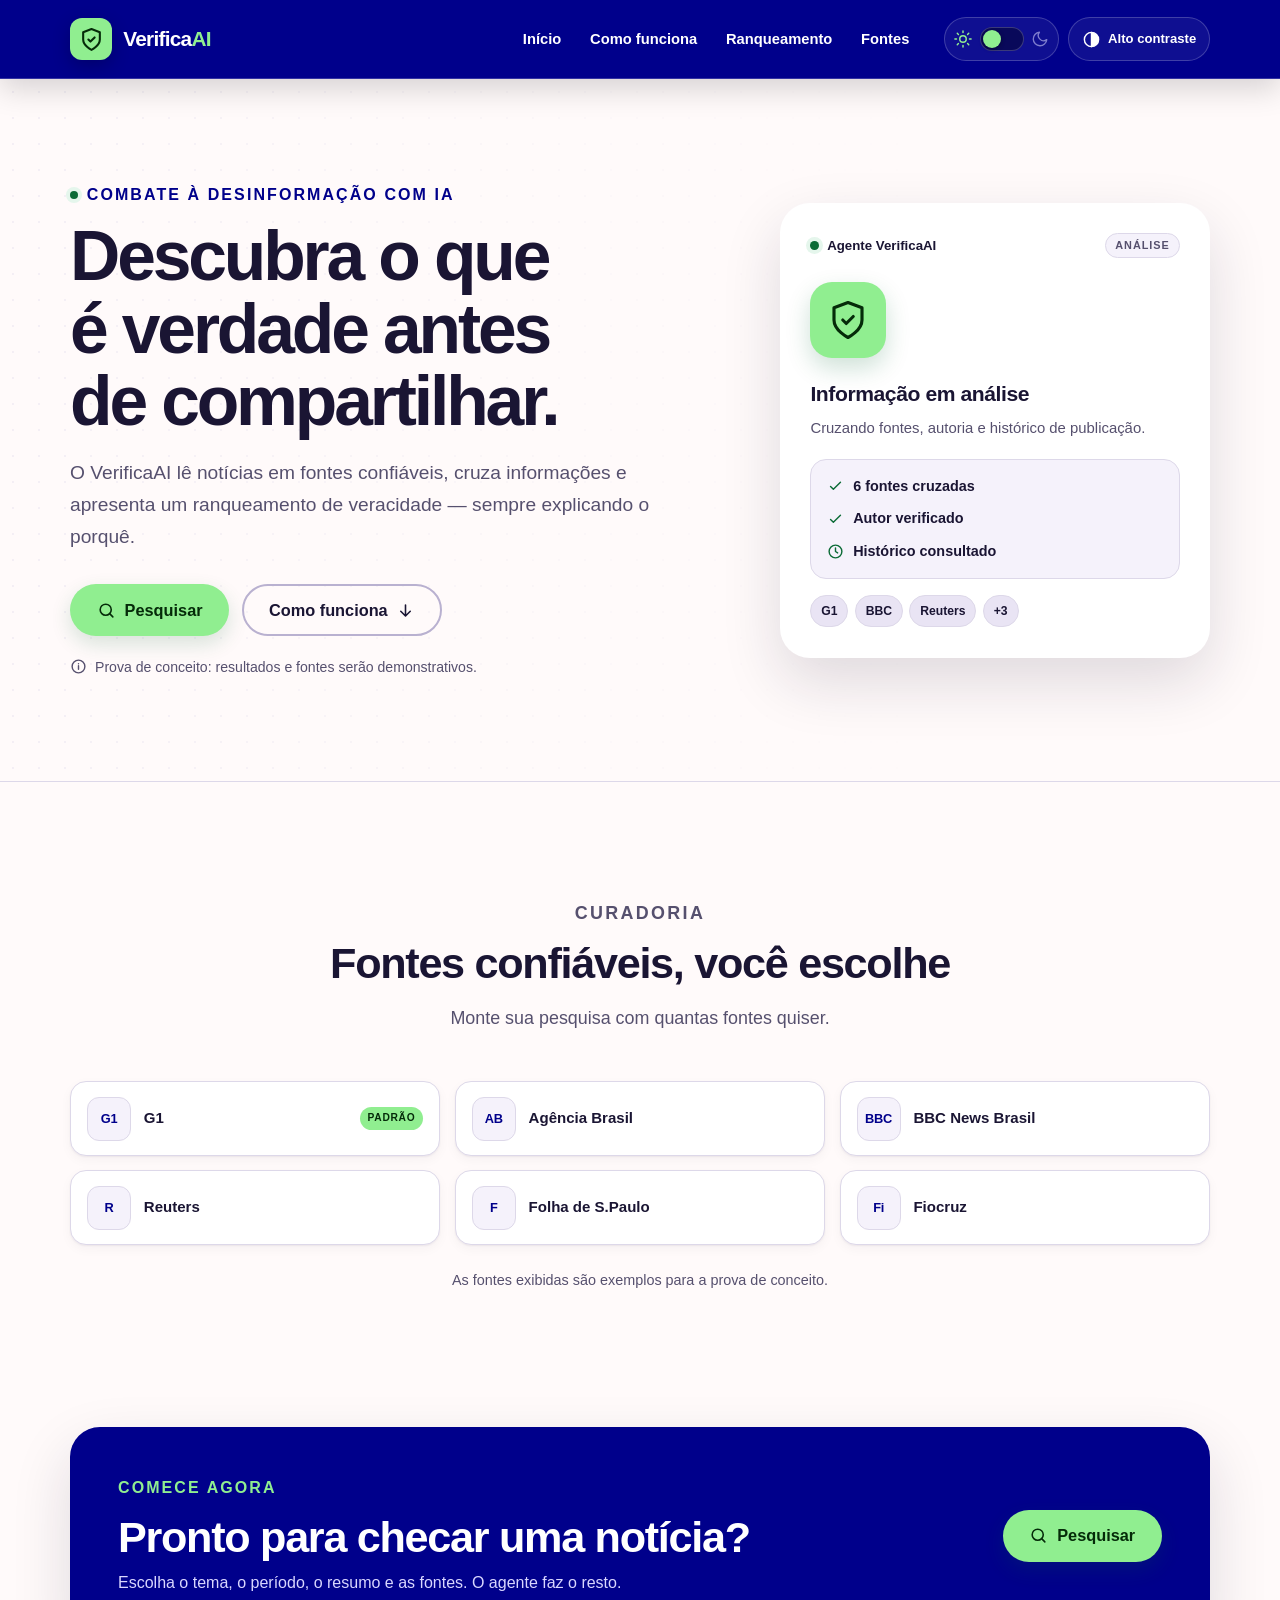
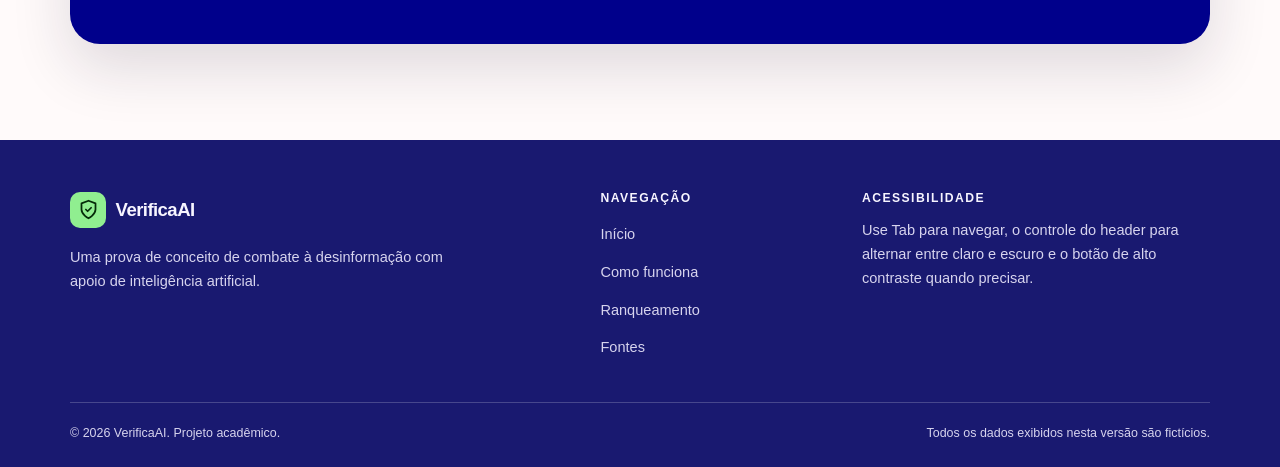
<file: frontend/index.html>
<!doctype html>
<html lang="pt-BR">
<head>
  <meta charset="utf-8">
  <meta name="viewport" content="width=device-width, initial-scale=1">
  <meta name="description" content="VerificaAI: aplicação que cruza fontes confiáveis e ranqueia a veracidade de notícias com o apoio de um agente de IA.">
  <meta name="theme-color" id="theme-color" content="#00008b">
  <title>VerificaAI — Combate à desinformação com IA</title>
  <link rel="icon" type="image/png" href="src/imagens/VerificaAI_logo.png">
  <!-- Aplica o tema salvo antes da pintura da página para evitar piscar na cor errada. -->
  <script>
    (function () {
      try {
        var theme = localStorage.getItem("verificaai-theme");
        var contrast = localStorage.getItem("verificaai-contrast");
        var prefersDark = window.matchMedia("(prefers-color-scheme: dark)").matches;
        document.documentElement.dataset.theme = theme === "light" || theme === "dark" ? theme : (prefersDark ? "dark" : "light");
        if (contrast === "high") {
          document.documentElement.dataset.contrast = "high";
        }
      } catch (error) {
        document.documentElement.dataset.theme = window.matchMedia("(prefers-color-scheme: dark)").matches ? "dark" : "light";
      }
    })();
  </script>
  <link rel="stylesheet" href="src/css/global.css">
  <link rel="stylesheet" href="src/css/header.css">
  <link rel="stylesheet" href="src/css/button.css">
  <link rel="stylesheet" href="src/css/layout.css">
  <link rel="stylesheet" href="src/css/search.css?v=score-spectrum">
  <link rel="stylesheet" href="src/css/footer.css">
  <script src="src/js/theme_change.js" defer></script>
  <script src="src/js/search_modal.js" defer></script>
  <script src="src/js/search_results.js?v=score-spectrum" defer></script>
</head>
<body>
  <a class="skip-link" href="#conteudo">Pular para o conteúdo</a>

  <!-- Cabeçalho compartilhado: marca, navegação e controles de acessibilidade visual. -->
  <header class="site-header">
    <div class="container header__inner">
      <a class="brand" href="#inicio" aria-label="VerificaAI — voltar ao início">
        <span class="brand__mark" aria-hidden="true">
          <svg viewBox="0 0 24 24" fill="none" stroke="currentColor" stroke-width="2" stroke-linecap="round" stroke-linejoin="round">
            <path d="M12 22s8-4 8-10V5l-8-3-8 3v7c0 6 8 10 8 10Z"/>
            <path d="m9 12 2 2 4-4"/>
          </svg>
        </span>
        <span class="brand__name">Verifica<span>AI</span></span>
      </a>

      <nav class="main-nav" aria-label="Navegação principal">
        <ul class="nav-list">
          <li><a href="#inicio">Início</a></li>
          <li><a href="pages/como_funciona.html">Como funciona</a></li>
          <li><a href="pages/como_funciona.html#ranqueamento">Ranqueamento</a></li>
          <li><a href="#fontes">Fontes</a></li>
        </ul>
      </nav>

      <div class="header__actions">
        <!-- Slider de tema: role="switch" expõe o estado claro/escuro para leitores de tela. -->
        <button class="theme-switch" id="theme-switch" type="button" role="switch" aria-checked="false" aria-label="Ativar tema escuro">
          <svg class="theme-switch__icon theme-switch__icon--sun" viewBox="0 0 24 24" fill="none" stroke="currentColor" stroke-width="1.8" stroke-linecap="round" stroke-linejoin="round" aria-hidden="true">
            <circle cx="12" cy="12" r="4"/>
            <path d="M12 2v2m0 16v2M4.93 4.93l1.41 1.41m11.32 11.32 1.41 1.41M2 12h2m16 0h2M4.93 19.07l1.41-1.41M17.66 6.34l1.41-1.41"/>
          </svg>
          <span class="theme-switch__track" aria-hidden="true">
            <span class="theme-switch__thumb"></span>
          </span>
          <svg class="theme-switch__icon theme-switch__icon--moon" viewBox="0 0 24 24" fill="none" stroke="currentColor" stroke-width="1.8" stroke-linecap="round" stroke-linejoin="round" aria-hidden="true">
            <path d="M21 12.8A9 9 0 1 1 11.2 3 7 7 0 0 0 21 12.8Z"/>
          </svg>
        </button>

        <!-- Alternador independente de alto contraste; aria-pressed reflete o estado ativo. -->
        <button class="contrast-toggle" id="contrast-toggle" type="button" aria-pressed="false" aria-label="Ativar alto contraste">
          <svg viewBox="0 0 24 24" fill="none" stroke="currentColor" stroke-width="1.8" stroke-linecap="round" stroke-linejoin="round" aria-hidden="true">
            <circle cx="12" cy="12" r="9"/>
            <path d="M12 3v18"/>
            <path d="M12 3a9 9 0 0 1 0 18" fill="currentColor" stroke="none"/>
          </svg>
          <span class="contrast-toggle__label">Alto contraste</span>
        </button>
      </div>
    </div>
  </header>

  <!-- Conteúdo principal da página inicial. O tabindex permite que o skip link foque o main. -->
  <main id="conteudo" tabindex="-1">
    <!-- Hero: proposta da aplicação, ação "Pesquisar" e cartão ilustrativo do agente. -->
    <section class="hero" id="inicio" aria-labelledby="hero-title">
      <div class="container hero__inner">
        <div class="hero__content">
          <p class="eyebrow"><span class="eyebrow__dot" aria-hidden="true"></span>Combate à desinformação com IA</p>
          <h1 id="hero-title">Descubra o que é verdade antes de compartilhar.</h1>
          <p class="hero__lead">O VerificaAI lê notícias em fontes confiáveis, cruza informações e apresenta um ranqueamento de veracidade — sempre explicando o porquê.</p>
          <div class="hero__actions">
            <button class="btn btn--primary btn--lg" type="button" id="btn-pesquisar" data-open-search aria-haspopup="dialog" aria-controls="search-dialog">
              <svg viewBox="0 0 24 24" fill="none" stroke="currentColor" stroke-width="2" stroke-linecap="round" stroke-linejoin="round" aria-hidden="true">
                <circle cx="11" cy="11" r="7"/>
                <path d="m20 20-4-4"/>
              </svg>
              Pesquisar
            </button>
            <a class="btn btn--ghost btn--lg" href="pages/como_funciona.html">
              Como funciona
              <svg viewBox="0 0 24 24" fill="none" stroke="currentColor" stroke-width="2" stroke-linecap="round" stroke-linejoin="round" aria-hidden="true">
                <path d="M12 5v14m0 0-6-6m6 6 6-6"/>
              </svg>
            </a>
          </div>
          <p class="hero__note">
            <svg viewBox="0 0 24 24" fill="none" stroke="currentColor" stroke-width="2" stroke-linecap="round" stroke-linejoin="round" aria-hidden="true">
              <circle cx="12" cy="12" r="9"/>
              <path d="M12 11v5m0-8h.01"/>
            </svg>
            Prova de conceito: resultados e fontes serão demonstrativos.
          </p>
        </div>

        <aside class="hero__panel" aria-label="Ilustração do funcionamento do agente de verificação">
          <div class="agent-card">
            <div class="agent-card__header">
              <span class="agent-card__status">
                <span class="status-dot" aria-hidden="true"></span>
                Agente VerificaAI
              </span>
              <span class="agent-card__tag">Análise</span>
            </div>

            <div class="agent-card__shield" aria-hidden="true">
              <svg viewBox="0 0 24 24" fill="none" stroke="currentColor" stroke-width="1.8" stroke-linecap="round" stroke-linejoin="round">
                <path d="M12 22s8-4 8-10V5l-8-3-8 3v7c0 6 8 10 8 10Z"/>
                <path d="m9 12 2 2 4-4"/>
              </svg>
            </div>

            <p class="agent-card__title">Informação em análise</p>
            <p class="agent-card__text">Cruzando fontes, autoria e histórico de publicação.</p>

            <ul class="agent-card__checks">
              <li>
                <svg viewBox="0 0 24 24" fill="none" stroke="currentColor" stroke-width="2" stroke-linecap="round" stroke-linejoin="round" aria-hidden="true"><path d="m5 12 4 4L19 6"/></svg>
                6 fontes cruzadas
              </li>
              <li>
                <svg viewBox="0 0 24 24" fill="none" stroke="currentColor" stroke-width="2" stroke-linecap="round" stroke-linejoin="round" aria-hidden="true"><path d="m5 12 4 4L19 6"/></svg>
                Autor verificado
              </li>
              <li>
                <svg viewBox="0 0 24 24" fill="none" stroke="currentColor" stroke-width="2" stroke-linecap="round" stroke-linejoin="round" aria-hidden="true"><circle cx="12" cy="12" r="9"/><path d="M12 7v5l3 2"/></svg>
                Histórico consultado
              </li>
            </ul>

            <div class="agent-card__sources" aria-label="Exemplos de fontes consultadas">
              <span>G1</span>
              <span>BBC</span>
              <span>Reuters</span>
              <span>+3</span>
            </div>
          </div>
        </aside>
      </div>
    </section>

    <!-- Painel exibido após a configuração; permanece oculto até a primeira pesquisa. -->
    <section class="search-summary" id="resumo-pesquisa" aria-labelledby="search-summary-title" hidden>
      <div class="container">
        <div class="search-summary__panel">
          <div class="search-summary__intro">
            <p class="eyebrow"><span class="eyebrow__dot" aria-hidden="true"></span>Pesquisa configurada</p>
            <h2 id="search-summary-title" tabindex="-1">Sua pesquisa está pronta</h2>
            <p>Os filtros ajustam os exemplos exibidos. Notícias, fontes e pontuações são demonstrativas e fictícias.</p>
          </div>
          <ul class="search-summary__chips" id="search-summary-chips" aria-label="Filtros escolhidos"></ul>
          <button class="btn btn--ghost" type="button" data-open-search aria-haspopup="dialog" aria-controls="search-dialog">
            <svg viewBox="0 0 24 24" fill="none" stroke="currentColor" stroke-width="2" stroke-linecap="round" stroke-linejoin="round" aria-hidden="true">
              <path d="M12 20h9"/>
              <path d="M16.5 3.5a2.1 2.1 0 0 1 3 3L7 19l-4 1 1-4Z"/>
            </svg>
            Editar filtros
          </button>
        </div>
      </div>
    </section>

    <section class="news-results" id="news-results" aria-labelledby="news-results-title" hidden>
      <div class="container">
        <div class="news-results__header">
          <div>
            <p class="eyebrow"><span class="eyebrow__dot" aria-hidden="true"></span>Resultados demonstrativos</p>
            <h2 id="news-results-title" tabindex="-1">Notícias para sua pesquisa</h2>
            <p class="news-results__disclaimer">Conteúdo, fontes e pontuações são inteiramente fictícios. A pontuação não representa uma verificação real.</p>
          </div>
          <p class="news-results__status" id="news-results-status" role="status" aria-live="polite" aria-atomic="true"></p>
        </div>
        <ol class="news-results__list" id="news-results-list" aria-label="Notícias demonstrativas ordenadas por pontuação fictícia"></ol>
      </div>
    </section>

    <!-- Lista das fontes disponíveis como atribuições demonstrativas na pesquisa. -->
    <section class="section" id="fontes" aria-labelledby="fontes-title">
      <div class="container">
        <div class="section__header section__header--center">
          <p class="eyebrow">Curadoria</p>
          <h2 id="fontes-title">Fontes confiáveis, você escolhe</h2>
          <p>Monte sua pesquisa com quantas fontes quiser.</p>
        </div>

        <ul class="sources-grid" aria-label="Fontes disponíveis">
          <li class="source-card">
            <span class="source-card__mark" aria-hidden="true">G1</span>
            <span class="source-card__name">G1</span>
            <span class="source-card__tag">Padrão</span>
          </li>
          <li class="source-card">
            <span class="source-card__mark" aria-hidden="true">AB</span>
            <span class="source-card__name">Agência Brasil</span>
          </li>
          <li class="source-card">
            <span class="source-card__mark" aria-hidden="true">BBC</span>
            <span class="source-card__name">BBC News Brasil</span>
          </li>
          <li class="source-card">
            <span class="source-card__mark" aria-hidden="true">R</span>
            <span class="source-card__name">Reuters</span>
          </li>
          <li class="source-card">
            <span class="source-card__mark" aria-hidden="true">F</span>
            <span class="source-card__name">Folha de S.Paulo</span>
          </li>
          <li class="source-card">
            <span class="source-card__mark" aria-hidden="true">Fi</span>
            <span class="source-card__name">Fiocruz</span>
          </li>
        </ul>

        <p class="sources-note">As fontes exibidas são exemplos para a prova de conceito.</p>
      </div>
    </section>

    <!-- Chamada final que repete a ação principal da página. -->
    <section class="section section--cta" aria-labelledby="cta-title">
      <div class="container">
        <div class="cta-panel">
          <div class="cta-panel__content">
            <p class="eyebrow">Comece agora</p>
            <h2 id="cta-title">Pronto para checar uma notícia?</h2>
            <p>Escolha o tema, o período, o resumo e as fontes. O agente faz o resto.</p>
          </div>
          <button class="btn btn--primary btn--lg" type="button" data-open-search aria-haspopup="dialog" aria-controls="search-dialog">
            <svg viewBox="0 0 24 24" fill="none" stroke="currentColor" stroke-width="2" stroke-linecap="round" stroke-linejoin="round" aria-hidden="true">
              <circle cx="11" cy="11" r="7"/>
              <path d="m20 20-4-4"/>
            </svg>
            Pesquisar
          </button>
        </div>
      </div>
    </section>
  </main>

  <!-- Rodapé compartilhado com navegação secundária e aviso da prova de conceito. -->
  <footer class="site-footer">
    <div class="container">
      <div class="footer__grid">
        <div class="footer__brand-col">
          <a class="footer__brand" href="#inicio" aria-label="VerificaAI — voltar ao início">
            <span class="footer__brand-mark" aria-hidden="true">
              <svg viewBox="0 0 24 24" fill="none" stroke="currentColor" stroke-width="2" stroke-linecap="round" stroke-linejoin="round">
                <path d="M12 22s8-4 8-10V5l-8-3-8 3v7c0 6 8 10 8 10Z"/>
                <path d="m9 12 2 2 4-4"/>
              </svg>
            </span>
            VerificaAI
          </a>
          <p>Uma prova de conceito de combate à desinformação com apoio de inteligência artificial.</p>
        </div>

        <nav class="footer__nav" aria-label="Links do rodapé">
          <h2 class="footer__title">Navegação</h2>
          <ul>
            <li><a href="#inicio">Início</a></li>
            <li><a href="pages/como_funciona.html">Como funciona</a></li>
            <li><a href="pages/como_funciona.html#ranqueamento">Ranqueamento</a></li>
            <li><a href="#fontes">Fontes</a></li>
          </ul>
        </nav>

        <div>
          <h2 class="footer__title">Acessibilidade</h2>
          <p>Use Tab para navegar, o controle do header para alternar entre claro e escuro e o botão de alto contraste quando precisar.</p>
        </div>
      </div>

      <div class="footer__bottom">
        <p>© 2026 VerificaAI. Projeto acadêmico.</p>
        <p>Todos os dados exibidos nesta versão são fictícios.</p>
      </div>
    </div>
  </footer>

  <!-- Modal de configuração: quatro etapas sequenciais em um único <dialog> nativo. -->
  <dialog class="search-dialog" id="search-dialog" aria-labelledby="search-dialog-title" aria-describedby="search-dialog-description">
    <form class="search-dialog__form" id="search-form" novalidate>
      <header class="search-dialog__header">
        <div>
          <p class="search-dialog__eyebrow">Configurar pesquisa</p>
          <h2 class="search-dialog__title" id="search-dialog-title">Vamos configurar sua pesquisa</h2>
          <p class="search-dialog__description" id="search-dialog-description">Responda quatro perguntas rápidas. Você pode voltar e ajustar antes de pesquisar.</p>
        </div>
        <button class="search-dialog__close" type="button" data-close-search aria-label="Fechar configuração de pesquisa">
          <svg viewBox="0 0 24 24" fill="none" stroke="currentColor" stroke-width="2" stroke-linecap="round" stroke-linejoin="round" aria-hidden="true">
            <path d="M18 6 6 18M6 6l12 12"/>
          </svg>
        </button>
      </header>

      <div class="wizard-progress">
        <div class="wizard-progress__track" aria-hidden="true">
          <span class="wizard-progress__fill" id="wizard-progress-fill"></span>
        </div>
        <p class="wizard-progress__label" id="wizard-progress-label">Etapa 1 de 4</p>
      </div>

      <div class="search-dialog__body">
        <!-- Etapa 1: tema/assunto principal da pesquisa. -->
        <section class="wizard-step" data-wizard-step aria-labelledby="step-topic-title">
          <h3 class="wizard-step__title" id="step-topic-title" tabindex="-1">Qual tema você deseja pesquisar?</h3>
          <p class="wizard-step__help" id="step-topic-help">Escolha o assunto principal da verificação.</p>
          <fieldset class="choice-fieldset" aria-describedby="step-topic-help">
            <legend class="sr-only">Tema da pesquisa</legend>
            <div class="choice-grid choice-grid--topics">
              <label class="choice">
                <input type="radio" name="topic" value="todos" data-label="Todos os temas" checked>
                <span class="choice__content">
                  <span class="choice__icon" aria-hidden="true">
                    <svg viewBox="0 0 24 24" fill="none" stroke="currentColor" stroke-width="1.8" stroke-linecap="round" stroke-linejoin="round">
                      <rect x="4" y="4" width="6" height="6" rx="1"/>
                      <rect x="14" y="4" width="6" height="6" rx="1"/>
                      <rect x="4" y="14" width="6" height="6" rx="1"/>
                      <rect x="14" y="14" width="6" height="6" rx="1"/>
                    </svg>
                  </span>
                  <span class="choice__text">
                    <span class="choice__title">Todos os temas</span>
                    <span class="choice__desc">Sem restringir o assunto.</span>
                  </span>
                  <span class="choice__check" aria-hidden="true">
                    <svg viewBox="0 0 24 24" fill="none" stroke="currentColor" stroke-width="3" stroke-linecap="round" stroke-linejoin="round"><path d="m5 12 4 4L19 6"/></svg>
                  </span>
                </span>
              </label>

              <label class="choice">
                <input type="radio" name="topic" value="tecnologias" data-label="Tecnologias">
                <span class="choice__content">
                  <span class="choice__icon" aria-hidden="true">
                    <svg viewBox="0 0 24 24" fill="none" stroke="currentColor" stroke-width="1.8" stroke-linecap="round" stroke-linejoin="round">
                      <rect x="7" y="7" width="10" height="10" rx="2"/>
                      <path d="M9 2v3m6-3v3M9 19v3m6-3v3M2 9h3m-3 6h3m14-6h3m-3 6h3"/>
                    </svg>
                  </span>
                  <span class="choice__text">
                    <span class="choice__title">Tecnologias</span>
                    <span class="choice__desc">Inovação, internet e IA.</span>
                  </span>
                  <span class="choice__check" aria-hidden="true">
                    <svg viewBox="0 0 24 24" fill="none" stroke="currentColor" stroke-width="3" stroke-linecap="round" stroke-linejoin="round"><path d="m5 12 4 4L19 6"/></svg>
                  </span>
                </span>
              </label>

              <label class="choice">
                <input type="radio" name="topic" value="medicina" data-label="Medicina">
                <span class="choice__content">
                  <span class="choice__icon" aria-hidden="true">
                    <svg viewBox="0 0 24 24" fill="none" stroke="currentColor" stroke-width="1.8" stroke-linecap="round" stroke-linejoin="round">
                      <path d="M3 12h4l2-5 4 10 2-5h6"/>
                    </svg>
                  </span>
                  <span class="choice__text">
                    <span class="choice__title">Medicina</span>
                    <span class="choice__desc">Saúde, tratamentos e pesquisas.</span>
                  </span>
                  <span class="choice__check" aria-hidden="true">
                    <svg viewBox="0 0 24 24" fill="none" stroke="currentColor" stroke-width="3" stroke-linecap="round" stroke-linejoin="round"><path d="m5 12 4 4L19 6"/></svg>
                  </span>
                </span>
              </label>

              <label class="choice">
                <input type="radio" name="topic" value="ciencias" data-label="Ciências">
                <span class="choice__content">
                  <span class="choice__icon" aria-hidden="true">
                    <svg viewBox="0 0 24 24" fill="none" stroke="currentColor" stroke-width="1.8" stroke-linecap="round" stroke-linejoin="round">
                      <path d="M9 3h6M10 3v6L4.6 18a2 2 0 0 0 1.7 3h11.4a2 2 0 0 0 1.7-3L14 9V3"/>
                      <path d="M7 15h10"/>
                    </svg>
                  </span>
                  <span class="choice__text">
                    <span class="choice__title">Ciências</span>
                    <span class="choice__desc">Descobertas e estudos.</span>
                  </span>
                  <span class="choice__check" aria-hidden="true">
                    <svg viewBox="0 0 24 24" fill="none" stroke="currentColor" stroke-width="3" stroke-linecap="round" stroke-linejoin="round"><path d="m5 12 4 4L19 6"/></svg>
                  </span>
                </span>
              </label>

              <label class="choice">
                <input type="radio" name="topic" value="politica" data-label="Política">
                <span class="choice__content">
                  <span class="choice__icon" aria-hidden="true">
                    <svg viewBox="0 0 24 24" fill="none" stroke="currentColor" stroke-width="1.8" stroke-linecap="round" stroke-linejoin="round">
                      <path d="m3 10 9-6 9 6M5 10v8m4-8v8m6-8v8m4-8v8M3 21h18"/>
                    </svg>
                  </span>
                  <span class="choice__text">
                    <span class="choice__title">Política</span>
                    <span class="choice__desc">Governo, leis e eleições.</span>
                  </span>
                  <span class="choice__check" aria-hidden="true">
                    <svg viewBox="0 0 24 24" fill="none" stroke="currentColor" stroke-width="3" stroke-linecap="round" stroke-linejoin="round"><path d="m5 12 4 4L19 6"/></svg>
                  </span>
                </span>
              </label>
            </div>
          </fieldset>
        </section>

        <!-- Etapa 2: recência das notícias que serão buscadas. -->
        <section class="wizard-step" data-wizard-step aria-labelledby="step-period-title" hidden>
          <h3 class="wizard-step__title" id="step-period-title" tabindex="-1">Em qual período deseja pesquisar?</h3>
          <p class="wizard-step__help" id="step-period-help">Quanto mais recente, mais atual é o contexto da notícia.</p>
          <fieldset class="choice-fieldset" aria-describedby="step-period-help">
            <legend class="sr-only">Período da pesquisa</legend>
            <div class="choice-grid choice-grid--periods">
              <label class="choice">
                <input type="radio" name="period" value="7d" data-label="Últimos 7 dias" checked>
                <span class="choice__content">
                  <span class="choice__badge" aria-hidden="true">7</span>
                  <span class="choice__text">
                    <span class="choice__title">Últimos 7 dias</span>
                    <span class="choice__desc">Notícias bem recentes.</span>
                  </span>
                  <span class="choice__check" aria-hidden="true">
                    <svg viewBox="0 0 24 24" fill="none" stroke="currentColor" stroke-width="3" stroke-linecap="round" stroke-linejoin="round"><path d="m5 12 4 4L19 6"/></svg>
                  </span>
                </span>
              </label>

              <label class="choice">
                <input type="radio" name="period" value="30d" data-label="Últimos 30 dias">
                <span class="choice__content">
                  <span class="choice__badge" aria-hidden="true">30</span>
                  <span class="choice__text">
                    <span class="choice__title">Últimos 30 dias</span>
                    <span class="choice__desc">Um mês de contexto.</span>
                  </span>
                  <span class="choice__check" aria-hidden="true">
                    <svg viewBox="0 0 24 24" fill="none" stroke="currentColor" stroke-width="3" stroke-linecap="round" stroke-linejoin="round"><path d="m5 12 4 4L19 6"/></svg>
                  </span>
                </span>
              </label>

              <label class="choice">
                <input type="radio" name="period" value="1ano" data-label="Último ano">
                <span class="choice__content">
                  <span class="choice__badge" aria-hidden="true">365</span>
                  <span class="choice__text">
                    <span class="choice__title">Último ano</span>
                    <span class="choice__desc">Para temas que evoluem devagar.</span>
                  </span>
                  <span class="choice__check" aria-hidden="true">
                    <svg viewBox="0 0 24 24" fill="none" stroke="currentColor" stroke-width="3" stroke-linecap="round" stroke-linejoin="round"><path d="m5 12 4 4L19 6"/></svg>
                  </span>
                </span>
              </label>
            </div>
          </fieldset>
        </section>

        <!-- Etapa 3: quantidade de detalhes do resumo final. -->
        <section class="wizard-step" data-wizard-step aria-labelledby="step-summary-title" hidden>
          <h3 class="wizard-step__title" id="step-summary-title" tabindex="-1">Qual resumo você deseja?</h3>
          <p class="wizard-step__help" id="step-summary-help">Você poderá ler o resultado com mais ou menos detalhes.</p>
          <fieldset class="choice-fieldset" aria-describedby="step-summary-help">
            <legend class="sr-only">Nível de resumo</legend>
            <div class="choice-grid choice-grid--summaries">
              <label class="choice">
                <input type="radio" name="summary" value="muito" data-label="Muito resumido">
                <span class="choice__content">
                  <span class="choice__summary-level choice__summary-level--short" aria-hidden="true"><span></span><span></span><span></span></span>
                  <span class="choice__text">
                    <span class="choice__title">Muito resumido</span>
                    <span class="choice__desc">Uma visão rápida, em poucas linhas.</span>
                  </span>
                  <span class="choice__check" aria-hidden="true">
                    <svg viewBox="0 0 24 24" fill="none" stroke="currentColor" stroke-width="3" stroke-linecap="round" stroke-linejoin="round"><path d="m5 12 4 4L19 6"/></svg>
                  </span>
                </span>
              </label>

              <label class="choice">
                <input type="radio" name="summary" value="medio" data-label="Medianamente resumido" checked>
                <span class="choice__content">
                  <span class="choice__summary-level choice__summary-level--medium" aria-hidden="true"><span></span><span></span><span></span></span>
                  <span class="choice__text">
                    <span class="choice__title">Medianamente resumido</span>
                    <span class="choice__desc">Um panorama com os pontos principais.</span>
                  </span>
                  <span class="choice__check" aria-hidden="true">
                    <svg viewBox="0 0 24 24" fill="none" stroke="currentColor" stroke-width="3" stroke-linecap="round" stroke-linejoin="round"><path d="m5 12 4 4L19 6"/></svg>
                  </span>
                </span>
              </label>

              <label class="choice">
                <input type="radio" name="summary" value="pouco" data-label="Pouco resumido">
                <span class="choice__content">
                  <span class="choice__summary-level choice__summary-level--long" aria-hidden="true"><span></span><span></span><span></span></span>
                  <span class="choice__text">
                    <span class="choice__title">Pouco resumido</span>
                    <span class="choice__desc">Mais contexto, detalhes e explicações.</span>
                  </span>
                  <span class="choice__check" aria-hidden="true">
                    <svg viewBox="0 0 24 24" fill="none" stroke="currentColor" stroke-width="3" stroke-linecap="round" stroke-linejoin="round"><path d="m5 12 4 4L19 6"/></svg>
                  </span>
                </span>
              </label>
            </div>
          </fieldset>
        </section>

        <!-- Etapa 4: fontes consultadas, com seleção múltipla. -->
        <section class="wizard-step" data-wizard-step aria-labelledby="step-sources-title" hidden>
          <h3 class="wizard-step__title" id="step-sources-title" tabindex="-1">De quais fontes deseja pesquisar?</h3>
          <p class="wizard-step__help" id="step-sources-help">Selecione uma ou mais fontes. O G1 já vem marcado.</p>
          <fieldset class="choice-fieldset" aria-describedby="step-sources-help">
            <legend class="sr-only">Fontes da pesquisa</legend>
            <div class="choice-grid choice-grid--sources">
              <label class="choice">
                <input type="checkbox" name="sources" value="g1" data-label="G1" checked>
                <span class="choice__content">
                  <span class="choice__source-mark" aria-hidden="true">G1</span>
                  <span class="choice__text">
                    <span class="choice__title">G1</span>
                    <span class="choice__desc">Fonte padrão.</span>
                  </span>
                  <span class="choice__check" aria-hidden="true">
                    <svg viewBox="0 0 24 24" fill="none" stroke="currentColor" stroke-width="3" stroke-linecap="round" stroke-linejoin="round"><path d="m5 12 4 4L19 6"/></svg>
                  </span>
                </span>
              </label>

              <label class="choice">
                <input type="checkbox" name="sources" value="agencia-brasil" data-label="Agência Brasil">
                <span class="choice__content">
                  <span class="choice__source-mark" aria-hidden="true">AB</span>
                  <span class="choice__text">
                    <span class="choice__title">Agência Brasil</span>
                    <span class="choice__desc">Notícias do governo federal.</span>
                  </span>
                  <span class="choice__check" aria-hidden="true">
                    <svg viewBox="0 0 24 24" fill="none" stroke="currentColor" stroke-width="3" stroke-linecap="round" stroke-linejoin="round"><path d="m5 12 4 4L19 6"/></svg>
                  </span>
                </span>
              </label>

              <label class="choice">
                <input type="checkbox" name="sources" value="bbc" data-label="BBC News Brasil">
                <span class="choice__content">
                  <span class="choice__source-mark" aria-hidden="true">BBC</span>
                  <span class="choice__text">
                    <span class="choice__title">BBC News Brasil</span>
                    <span class="choice__desc">Cobertura internacional.</span>
                  </span>
                  <span class="choice__check" aria-hidden="true">
                    <svg viewBox="0 0 24 24" fill="none" stroke="currentColor" stroke-width="3" stroke-linecap="round" stroke-linejoin="round"><path d="m5 12 4 4L19 6"/></svg>
                  </span>
                </span>
              </label>

              <label class="choice">
                <input type="checkbox" name="sources" value="reuters" data-label="Reuters">
                <span class="choice__content">
                  <span class="choice__source-mark" aria-hidden="true">R</span>
                  <span class="choice__text">
                    <span class="choice__title">Reuters</span>
                    <span class="choice__desc">Agência internacional.</span>
                  </span>
                  <span class="choice__check" aria-hidden="true">
                    <svg viewBox="0 0 24 24" fill="none" stroke="currentColor" stroke-width="3" stroke-linecap="round" stroke-linejoin="round"><path d="m5 12 4 4L19 6"/></svg>
                  </span>
                </span>
              </label>

              <label class="choice">
                <input type="checkbox" name="sources" value="folha" data-label="Folha de S.Paulo">
                <span class="choice__content">
                  <span class="choice__source-mark" aria-hidden="true">F</span>
                  <span class="choice__text">
                    <span class="choice__title">Folha de S.Paulo</span>
                    <span class="choice__desc">Jornal nacional.</span>
                  </span>
                  <span class="choice__check" aria-hidden="true">
                    <svg viewBox="0 0 24 24" fill="none" stroke="currentColor" stroke-width="3" stroke-linecap="round" stroke-linejoin="round"><path d="m5 12 4 4L19 6"/></svg>
                  </span>
                </span>
              </label>

              <label class="choice">
                <input type="checkbox" name="sources" value="fiocruz" data-label="Fiocruz">
                <span class="choice__content">
                  <span class="choice__source-mark" aria-hidden="true">Fi</span>
                  <span class="choice__text">
                    <span class="choice__title">Fiocruz</span>
                    <span class="choice__desc">Saúde e ciência.</span>
                  </span>
                  <span class="choice__check" aria-hidden="true">
                    <svg viewBox="0 0 24 24" fill="none" stroke="currentColor" stroke-width="3" stroke-linecap="round" stroke-linejoin="round"><path d="m5 12 4 4L19 6"/></svg>
                  </span>
                </span>
              </label>
            </div>
          </fieldset>

          <p class="wizard-step__error" id="sources-error" role="alert" hidden>
            <svg viewBox="0 0 24 24" fill="none" stroke="currentColor" stroke-width="2" stroke-linecap="round" stroke-linejoin="round" aria-hidden="true">
              <circle cx="12" cy="12" r="9"/>
              <path d="M12 8v5m0 3h.01"/>
            </svg>
            Escolha pelo menos uma fonte para continuar.
          </p>
        </section>
      </div>

      <footer class="search-dialog__footer">
        <button class="btn btn--ghost search-dialog__back" type="button" data-wizard-back hidden>Voltar</button>
        <button class="btn btn--primary" type="submit" id="wizard-next">
          <span id="wizard-next-label">Continuar</span>
          <svg viewBox="0 0 24 24" fill="none" stroke="currentColor" stroke-width="2" stroke-linecap="round" stroke-linejoin="round" aria-hidden="true">
            <path d="M5 12h14m0 0-6-6m6 6-6 6"/>
          </svg>
        </button>
      </footer>
    </form>
  </dialog>

  <dialog class="search-dialog news-detail-dialog" id="news-detail-dialog" aria-labelledby="news-detail-title" aria-describedby="news-detail-description">
    <div class="news-detail-dialog__content">
      <header class="search-dialog__header">
        <div>
          <p class="search-dialog__eyebrow">Análise demonstrativa</p>
          <h2 class="search-dialog__title" id="news-detail-title" tabindex="-1"></h2>
          <p class="search-dialog__description" id="news-detail-description">Detalhes e fatores fictícios usados apenas para demonstrar a interface.</p>
        </div>
        <button class="search-dialog__close" type="button" data-close-news-detail aria-label="Fechar detalhes da notícia">
          <svg viewBox="0 0 24 24" fill="none" stroke="currentColor" stroke-width="2" stroke-linecap="round" stroke-linejoin="round" aria-hidden="true">
            <path d="M18 6 6 18M6 6l12 12"/>
          </svg>
        </button>
      </header>
      <div class="news-detail-dialog__body">
        <p class="news-detail-dialog__disclaimer">Notícia, fonte, análise e pontuação fictícias — nenhuma fonte real foi consultada.</p>
        <p class="news-detail-dialog__meta" id="news-detail-meta"></p>
        <p class="news-detail-dialog__score" id="news-detail-score"></p>
        <p class="news-detail-dialog__summary" id="news-detail-summary"></p>
        <p class="news-detail-dialog__long-description" id="news-detail-long-description"></p>
        <section class="news-detail-dialog__analysis" aria-labelledby="news-detail-analysis-title">
          <h3 id="news-detail-analysis-title">Fatores ilustrativos</h3>
          <ul id="news-detail-factors"></ul>
        </section>
        <p class="news-detail-dialog__rationale" id="news-detail-rationale"></p>
      </div>
      <footer class="news-detail-dialog__footer">
        <button class="btn btn--primary" type="button" data-close-news-detail>Fechar análise</button>
      </footer>
    </div>
  </dialog>

  <!-- Região viva: anuncia trocas de tema/contraste e conclusão da pesquisa. -->
  <div class="sr-only" id="a11y-status" role="status" aria-live="polite" aria-atomic="true"></div>
</body>
</html>
</file>
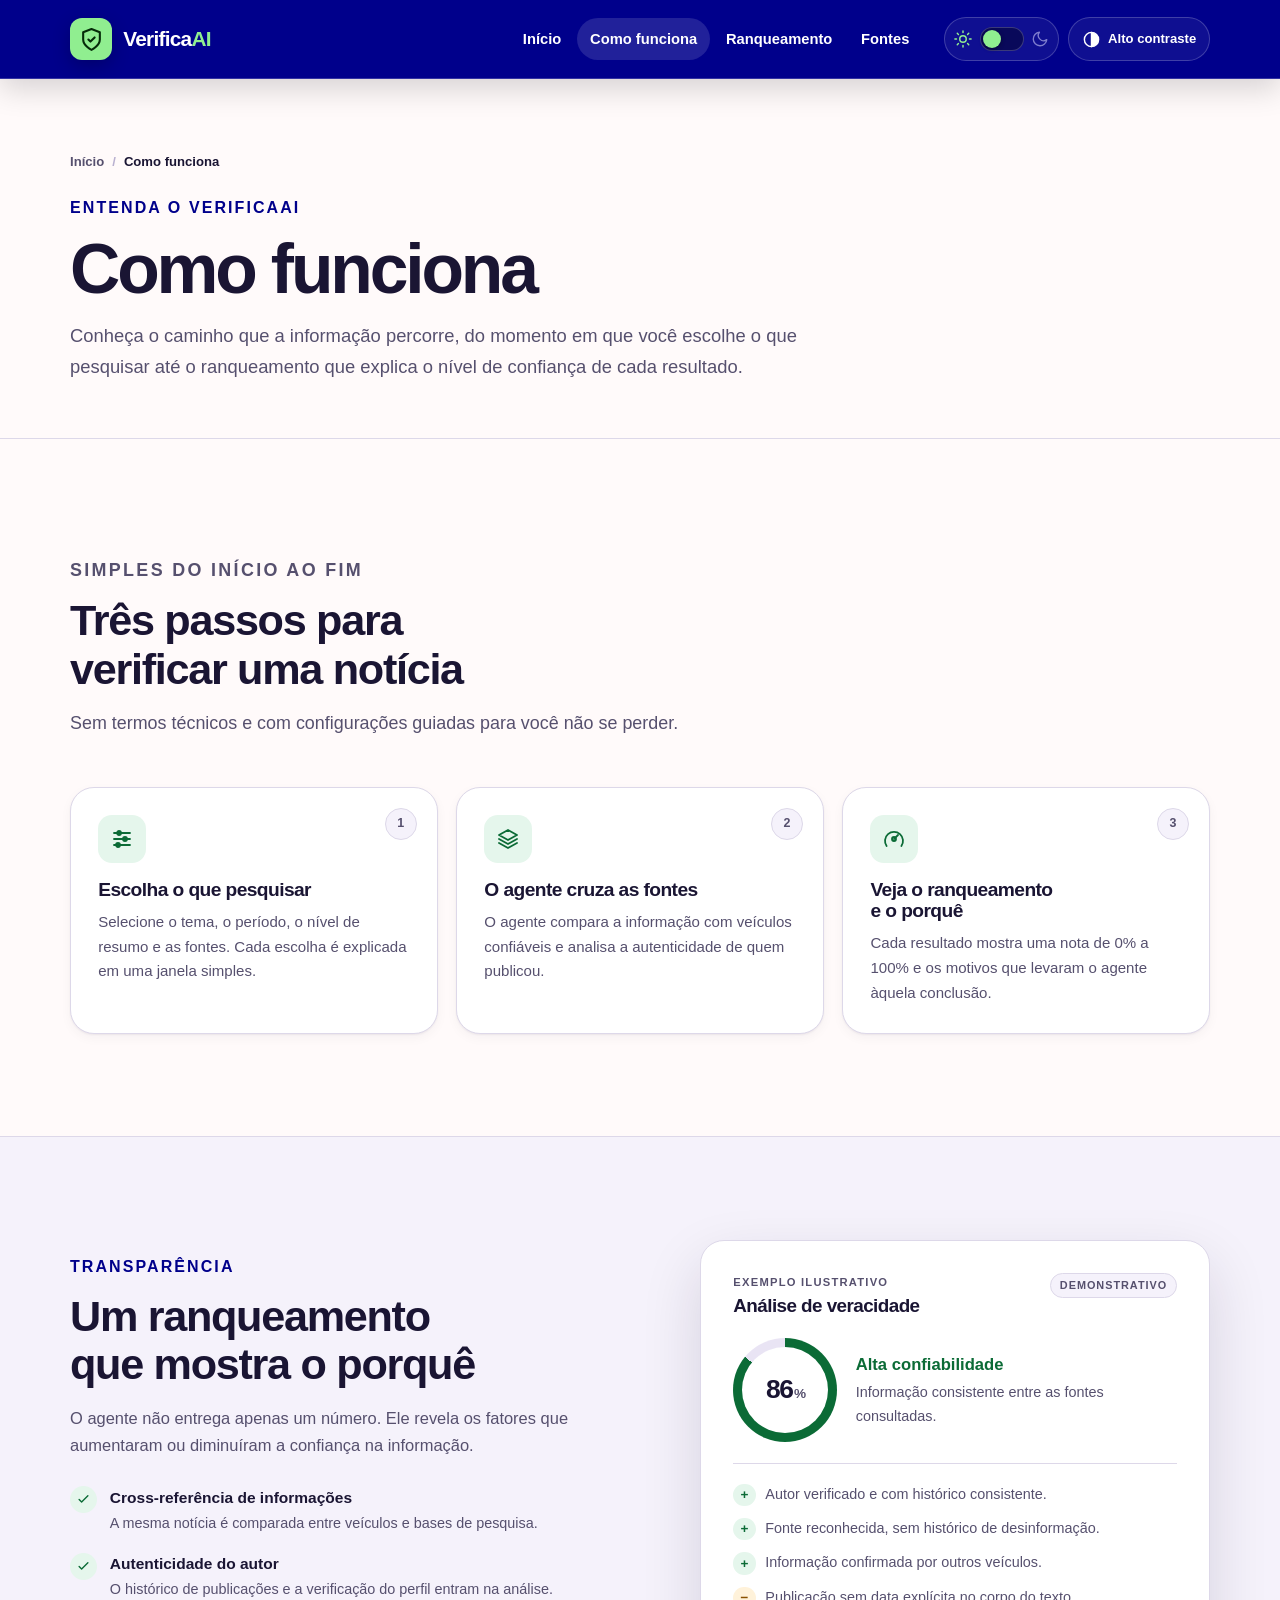
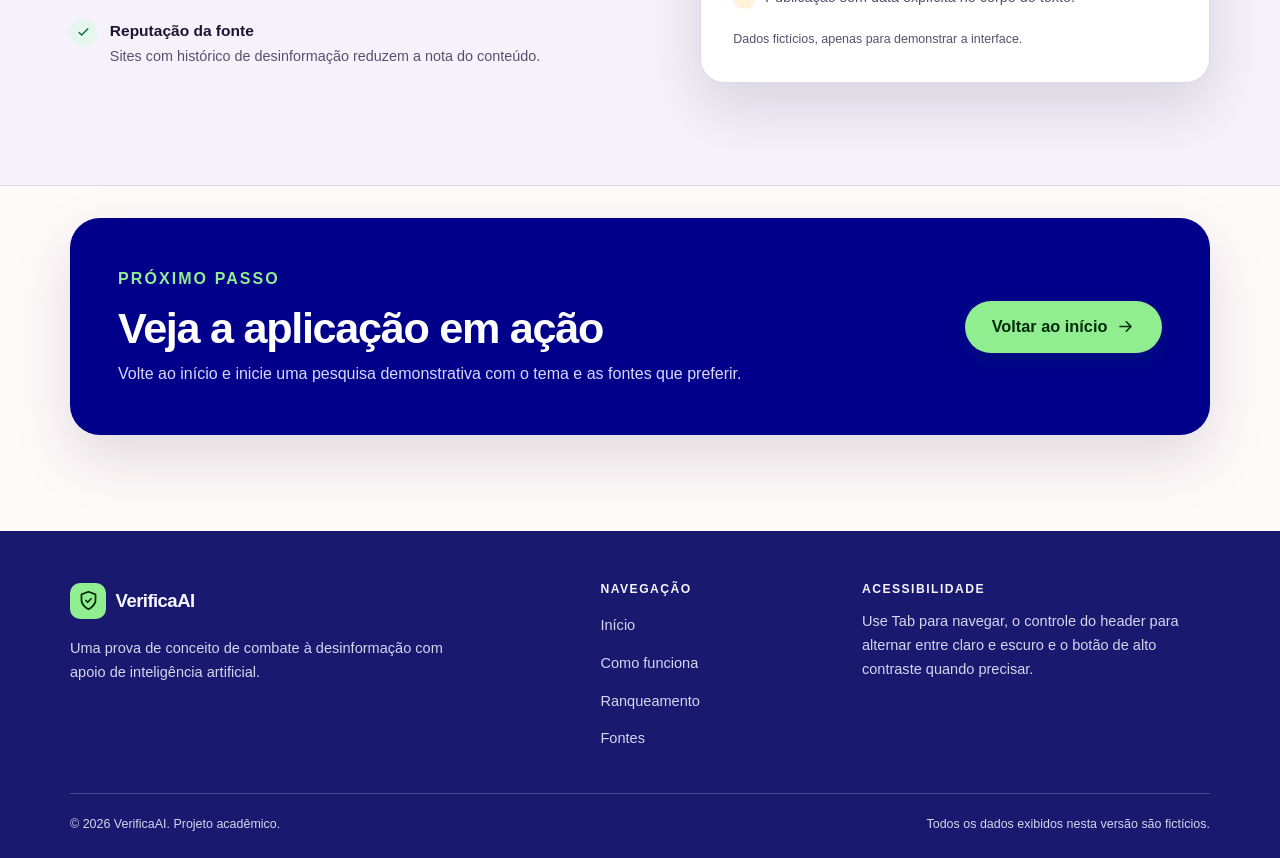
<file: frontend/pages/como_funciona.html>
<!doctype html>
<html lang="pt-BR">
<head>
  <meta charset="utf-8">
  <meta name="viewport" content="width=device-width, initial-scale=1">
  <meta name="description" content="Entenda como o VerificaAI pesquisa notícias, cruza fontes confiáveis e calcula o ranqueamento de veracidade.">
  <meta name="theme-color" id="theme-color" content="#00008b">
  <title>Como funciona — VerificaAI</title>
  <!-- Aplica o tema salvo antes da pintura para manter a troca consistente entre páginas. -->
  <script>
    (function () {
      try {
        var theme = localStorage.getItem("verificaai-theme");
        var contrast = localStorage.getItem("verificaai-contrast");
        var prefersDark = window.matchMedia("(prefers-color-scheme: dark)").matches;
        document.documentElement.dataset.theme = theme === "light" || theme === "dark" ? theme : (prefersDark ? "dark" : "light");
        if (contrast === "high") {
          document.documentElement.dataset.contrast = "high";
        }
      } catch (error) {
        document.documentElement.dataset.theme = window.matchMedia("(prefers-color-scheme: dark)").matches ? "dark" : "light";
      }
    })();
  </script>
  <link rel="stylesheet" href="../src/css/global.css">
  <link rel="stylesheet" href="../src/css/header.css">
  <link rel="stylesheet" href="../src/css/button.css">
  <link rel="stylesheet" href="../src/css/layout.css">
  <link rel="stylesheet" href="../src/css/footer.css">
  <script src="../src/js/theme_change.js" defer></script>
</head>
<body>
  <a class="skip-link" href="#conteudo">Pular para o conteúdo</a>

  <!-- O header é repetido em cada página com os mesmos controles de tema e contraste. -->
  <header class="site-header">
    <div class="container header__inner">
      <a class="brand" href="../index.html" aria-label="VerificaAI — voltar ao início">
        <span class="brand__mark" aria-hidden="true">
          <svg viewBox="0 0 24 24" fill="none" stroke="currentColor" stroke-width="2" stroke-linecap="round" stroke-linejoin="round">
            <path d="M12 22s8-4 8-10V5l-8-3-8 3v7c0 6 8 10 8 10Z"/>
            <path d="m9 12 2 2 4-4"/>
          </svg>
        </span>
        <span class="brand__name">Verifica<span>AI</span></span>
      </a>

      <nav class="main-nav" aria-label="Navegação principal">
        <ul class="nav-list">
          <li><a href="../index.html">Início</a></li>
          <li><a href="#como-funciona" aria-current="page">Como funciona</a></li>
          <li><a href="#ranqueamento">Ranqueamento</a></li>
          <li><a href="../index.html#fontes">Fontes</a></li>
        </ul>
      </nav>

      <div class="header__actions">
        <!-- Slider acessível: o estado é atualizado por theme_change.js. -->
        <button class="theme-switch" id="theme-switch" type="button" role="switch" aria-checked="false" aria-label="Ativar tema escuro">
          <svg class="theme-switch__icon theme-switch__icon--sun" viewBox="0 0 24 24" fill="none" stroke="currentColor" stroke-width="1.8" stroke-linecap="round" stroke-linejoin="round" aria-hidden="true">
            <circle cx="12" cy="12" r="4"/>
            <path d="M12 2v2m0 16v2M4.93 4.93l1.41 1.41m11.32 11.32 1.41 1.41M2 12h2m16 0h2M4.93 19.07l1.41-1.41M17.66 6.34l1.41-1.41"/>
          </svg>
          <span class="theme-switch__track" aria-hidden="true">
            <span class="theme-switch__thumb"></span>
          </span>
          <svg class="theme-switch__icon theme-switch__icon--moon" viewBox="0 0 24 24" fill="none" stroke="currentColor" stroke-width="1.8" stroke-linecap="round" stroke-linejoin="round" aria-hidden="true">
            <path d="M21 12.8A9 9 0 1 1 11.2 3 7 7 0 0 0 21 12.8Z"/>
          </svg>
        </button>

        <!-- Botão independente do tema para reforçar contraste e legibilidade. -->
        <button class="contrast-toggle" id="contrast-toggle" type="button" aria-pressed="false" aria-label="Ativar alto contraste">
          <svg viewBox="0 0 24 24" fill="none" stroke="currentColor" stroke-width="1.8" stroke-linecap="round" stroke-linejoin="round" aria-hidden="true">
            <circle cx="12" cy="12" r="9"/>
            <path d="M12 3v18"/>
            <path d="M12 3a9 9 0 0 1 0 18" fill="currentColor" stroke="none"/>
          </svg>
          <span class="contrast-toggle__label">Alto contraste</span>
        </button>
      </div>
    </div>
  </header>

  <!-- Conteúdo migrado do index: explicação dos passos e do ranqueamento. -->
  <main id="conteudo" tabindex="-1">
    <!-- Cabeçalho interno com breadcrumb, título e introdução da página. -->
    <section class="page-hero" aria-labelledby="page-title">
      <div class="container">
        <nav class="breadcrumb" aria-label="Você está aqui">
          <ol>
            <li><a href="../index.html">Início</a></li>
            <li aria-current="page">Como funciona</li>
          </ol>
        </nav>
        <p class="eyebrow">Entenda o VerificaAI</p>
        <h1 id="page-title">Como funciona</h1>
        <p class="page-hero__lead">Conheça o caminho que a informação percorre, do momento em que você escolhe o que pesquisar até o ranqueamento que explica o nível de confiança de cada resultado.</p>
      </div>
    </section>

    <!-- Etapa 1 do fluxo: configuração, cruzamento de fontes e leitura do resultado. -->
    <section class="section" id="como-funciona" aria-labelledby="como-funciona-title">
      <div class="container">
        <div class="section__header">
          <p class="eyebrow">Simples do início ao fim</p>
          <h2 id="como-funciona-title">Três passos para verificar uma notícia</h2>
          <p>Sem termos técnicos e com configurações guiadas para você não se perder.</p>
        </div>

        <ol class="steps">
          <li class="step-card">
            <span class="step-card__number" aria-hidden="true">1</span>
            <span class="step-card__icon" aria-hidden="true">
              <svg viewBox="0 0 24 24" fill="none" stroke="currentColor" stroke-width="1.8" stroke-linecap="round" stroke-linejoin="round">
                <path d="M4 6h16M4 12h16M4 18h16"/>
                <circle cx="9" cy="6" r="2"/>
                <circle cx="15" cy="12" r="2"/>
                <circle cx="8" cy="18" r="2"/>
              </svg>
            </span>
            <h3>Escolha o que pesquisar</h3>
            <p>Selecione o tema, o período, o nível de resumo e as fontes. Cada escolha é explicada em uma janela simples.</p>
          </li>

          <li class="step-card">
            <span class="step-card__number" aria-hidden="true">2</span>
            <span class="step-card__icon" aria-hidden="true">
              <svg viewBox="0 0 24 24" fill="none" stroke="currentColor" stroke-width="1.8" stroke-linecap="round" stroke-linejoin="round">
                <path d="m12 3 9 5-9 5-9-5 9-5Z"/>
                <path d="m3 12 9 5 9-5"/>
                <path d="m3 16 9 5 9-5"/>
              </svg>
            </span>
            <h3>O agente cruza as fontes</h3>
            <p>O agente compara a informação com veículos confiáveis e analisa a autenticidade de quem publicou.</p>
          </li>

          <li class="step-card">
            <span class="step-card__number" aria-hidden="true">3</span>
            <span class="step-card__icon" aria-hidden="true">
              <svg viewBox="0 0 24 24" fill="none" stroke="currentColor" stroke-width="1.8" stroke-linecap="round" stroke-linejoin="round">
                <path d="M4.6 19a9 9 0 1 1 14.8 0"/>
                <path d="m12 12 4-4"/>
                <circle cx="12" cy="12" r="2"/>
              </svg>
            </span>
            <h3>Veja o ranqueamento e o porquê</h3>
            <p>Cada resultado mostra uma nota de 0% a 100% e os motivos que levaram o agente àquela conclusão.</p>
          </li>
        </ol>
      </div>
    </section>

    <!-- Explicação dos critérios de veracidade e exemplo visual do ranqueamento. -->
    <section class="section section--alt" id="ranqueamento" aria-labelledby="ranqueamento-title">
      <div class="container ranking">
        <div class="ranking__content">
          <p class="eyebrow">Transparência</p>
          <h2 id="ranqueamento-title">Um ranqueamento que mostra o porquê</h2>
          <p>O agente não entrega apenas um número. Ele revela os fatores que aumentaram ou diminuíram a confiança na informação.</p>

          <ul class="feature-list">
            <li>
              <span class="feature-list__icon" aria-hidden="true">
                <svg viewBox="0 0 24 24" fill="none" stroke="currentColor" stroke-width="2.2" stroke-linecap="round" stroke-linejoin="round"><path d="m5 12 4 4L19 6"/></svg>
              </span>
              <div>
                <strong>Cross-referência de informações</strong>
                <span>A mesma notícia é comparada entre veículos e bases de pesquisa.</span>
              </div>
            </li>
            <li>
              <span class="feature-list__icon" aria-hidden="true">
                <svg viewBox="0 0 24 24" fill="none" stroke="currentColor" stroke-width="2.2" stroke-linecap="round" stroke-linejoin="round"><path d="m5 12 4 4L19 6"/></svg>
              </span>
              <div>
                <strong>Autenticidade do autor</strong>
                <span>O histórico de publicações e a verificação do perfil entram na análise.</span>
              </div>
            </li>
            <li>
              <span class="feature-list__icon" aria-hidden="true">
                <svg viewBox="0 0 24 24" fill="none" stroke="currentColor" stroke-width="2.2" stroke-linecap="round" stroke-linejoin="round"><path d="m5 12 4 4L19 6"/></svg>
              </span>
              <div>
                <strong>Reputação da fonte</strong>
                <span>Sites com histórico de desinformação reduzem a nota do conteúdo.</span>
              </div>
            </li>
          </ul>
        </div>

        <div class="score-card" aria-labelledby="score-card-title">
          <div class="score-card__header">
            <div>
              <p class="score-card__label">Exemplo ilustrativo</p>
              <h3 id="score-card-title">Análise de veracidade</h3>
            </div>
            <span class="score-card__badge">Demonstrativo</span>
          </div>

          <div class="score-card__score">
            <div class="score-ring" style="--score: 86%" role="img" aria-label="Ranqueamento de veracidade: 86 por cento">
              <span class="score-ring__value" aria-hidden="true">86<small>%</small></span>
            </div>
            <div class="score-card__verdict">
              <strong>Alta confiabilidade</strong>
              <p>Informação consistente entre as fontes consultadas.</p>
            </div>
          </div>

          <ul class="score-card__factors">
            <li class="factor factor--positive">
              <span class="factor-icon" aria-hidden="true">+</span>
              Autor verificado e com histórico consistente.
            </li>
            <li class="factor factor--positive">
              <span class="factor-icon" aria-hidden="true">+</span>
              Fonte reconhecida, sem histórico de desinformação.
            </li>
            <li class="factor factor--positive">
              <span class="factor-icon" aria-hidden="true">+</span>
              Informação confirmada por outros veículos.
            </li>
            <li class="factor factor--negative">
              <span class="factor-icon" aria-hidden="true">−</span>
              Publicação sem data explícita no corpo do texto.
            </li>
          </ul>

          <p class="score-card__note">Dados fictícios, apenas para demonstrar a interface.</p>
        </div>
      </div>
    </section>

    <!-- CTA de retorno para a página inicial, onde a pesquisa será iniciada. -->
    <section class="section section--cta" aria-labelledby="cta-title">
      <div class="container">
        <div class="cta-panel">
          <div class="cta-panel__content">
            <p class="eyebrow">Próximo passo</p>
            <h2 id="cta-title">Veja a aplicação em ação</h2>
            <p>Volte ao início e inicie uma pesquisa demonstrativa com o tema e as fontes que preferir.</p>
          </div>
          <a class="btn btn--primary btn--lg" href="../index.html">
            Voltar ao início
            <svg viewBox="0 0 24 24" fill="none" stroke="currentColor" stroke-width="2" stroke-linecap="round" stroke-linejoin="round" aria-hidden="true">
              <path d="M5 12h14m0 0-6-6m6 6-6 6"/>
            </svg>
          </a>
        </div>
      </div>
    </section>
  </main>

  <!-- Rodapé compartilhado; os links usam caminhos relativos a partir de /pages. -->
  <footer class="site-footer">
    <div class="container">
      <div class="footer__grid">
        <div class="footer__brand-col">
          <a class="footer__brand" href="../index.html" aria-label="VerificaAI — voltar ao início">
            <span class="footer__brand-mark" aria-hidden="true">
              <svg viewBox="0 0 24 24" fill="none" stroke="currentColor" stroke-width="2" stroke-linecap="round" stroke-linejoin="round">
                <path d="M12 22s8-4 8-10V5l-8-3-8 3v7c0 6 8 10 8 10Z"/>
                <path d="m9 12 2 2 4-4"/>
              </svg>
            </span>
            VerificaAI
          </a>
          <p>Uma prova de conceito de combate à desinformação com apoio de inteligência artificial.</p>
        </div>

        <nav class="footer__nav" aria-label="Links do rodapé">
          <h2 class="footer__title">Navegação</h2>
          <ul>
            <li><a href="../index.html">Início</a></li>
            <li><a href="#como-funciona">Como funciona</a></li>
            <li><a href="#ranqueamento">Ranqueamento</a></li>
            <li><a href="../index.html#fontes">Fontes</a></li>
          </ul>
        </nav>

        <div>
          <h2 class="footer__title">Acessibilidade</h2>
          <p>Use Tab para navegar, o controle do header para alternar entre claro e escuro e o botão de alto contraste quando precisar.</p>
        </div>
      </div>

      <div class="footer__bottom">
        <p>© 2026 VerificaAI. Projeto acadêmico.</p>
        <p>Todos os dados exibidos nesta versão são fictícios.</p>
      </div>
    </div>
  </footer>

  <!-- Região viva que anuncia mudanças de tema/contraste para leitores de tela. -->
  <div class="sr-only" id="a11y-status" role="status" aria-live="polite" aria-atomic="true"></div>
</body>
</html>
</file>
<file: frontend/src/css/global.css>
/**
 * global.css
 * Base visual compartilhada por todas as páginas.
 *
 * A troca de tema é feita por tokens CSS definidos no <html>:
 * - data-theme="light" | "dark": controla as cores principais.
 * - data-contrast="high": reforça contraste, bordas e foco.
 *
 * Para personalizar a identidade visual, altere primeiro os tokens do tema
 * claro (:root) e replique os valores necessários nos demais temas.
 */

/* Tema claro padrão. Também é usado quando o JavaScript está desativado. */
:root {
  color-scheme: light;
  --font-sans: "Segoe UI", "Helvetica Neue", Arial, system-ui, -apple-system, sans-serif;
  --container: 1140px;

  --bg: #fffafa;
  --surface: #ffffff;
  --surface-2: #f5f2fb;
  --surface-3: #e9e4f4;
  --text: #1a1533;
  --text-muted: #56506e;
  --border: #ddd8e9;
  --border-strong: #b9b1d0;

  --link: #1a1a9c;
  --link-hover: #00008b;
  --accent: #00008b;
  --primary: #90ee90;
  --primary-hover: #6fdc6f;
  --on-primary: #052b09;

  --header-bg: #00008b;
  --header-text: #ffffff;
  --header-muted: #d9d7ff;
  --header-border: rgba(255, 255, 255, 0.2);
  --header-hover: rgba(255, 255, 255, 0.13);

  --footer-bg: #191970;
  --footer-text: #f7f5ff;
  --footer-muted: #d7d4ee;
  --footer-border: rgba(255, 255, 255, 0.2);

  --success: #0b6b36;
  --success-bg: #e5f6ec;
  --warning: #8a5100;
  --warning-bg: #fff2da;
  --danger: #b3261e;
  --danger-bg: #fdebea;

  --focus: #00008b;
  --focus-halo: #ffc857;
  --overlay: rgba(15, 12, 35, 0.62);

  --shadow-sm: 0 1px 2px rgba(26, 21, 51, 0.06), 0 4px 12px rgba(26, 21, 51, 0.04);
  --shadow-md: 0 12px 30px rgba(26, 21, 51, 0.09);
  --shadow-lg: 0 24px 60px rgba(26, 21, 51, 0.14);

  --radius-sm: 10px;
  --radius-md: 16px;
  --radius-lg: 24px;
  --radius-xl: 30px;

  --transition: 180ms ease;
}

/* Tema escuro aplicado pelo theme_change.js ou pela escolha salva do usuário. */
:root[data-theme="dark"] {
  color-scheme: dark;
  --bg: #2e2e2e;
  --surface: #383838;
  --surface-2: #414141;
  --surface-3: #4b4b4b;
  --text: #f7f5ff;
  --text-muted: #c9c4d8;
  --border: #5b5666;
  --border-strong: #7c758c;

  --link: #c9c4ff;
  --link-hover: #e3e0ff;
  --accent: #c9c4ff;
  --primary: #90ee90;
  --primary-hover: #a5f7a5;
  --on-primary: #052b09;

  --header-bg: #00008b;
  --header-text: #ffffff;
  --header-muted: #e1dfff;
  --header-border: rgba(255, 255, 255, 0.24);
  --header-hover: rgba(255, 255, 255, 0.16);

  --footer-bg: #191970;
  --footer-text: #f7f5ff;
  --footer-muted: #e1dfff;
  --footer-border: rgba(255, 255, 255, 0.24);

  --success: #7ce5a8;
  --success-bg: #173d28;
  --warning: #ffd18a;
  --warning-bg: #46320f;
  --danger: #ff9b95;
  --danger-bg: #4a1d1b;

  --focus: #ffffff;
  --focus-halo: #ffc857;
  --overlay: rgba(0, 0, 0, 0.72);

  --shadow-sm: 0 1px 2px rgba(0, 0, 0, 0.3), 0 4px 12px rgba(0, 0, 0, 0.2);
  --shadow-md: 0 12px 30px rgba(0, 0, 0, 0.32);
  --shadow-lg: 0 24px 60px rgba(0, 0, 0, 0.4);
}

/* Alto contraste sobre o tema claro: remove sombras e usa fundos puros. */
:root[data-contrast="high"] {
  --bg: #ffffff;
  --surface: #ffffff;
  --surface-2: #ffffff;
  --surface-3: #ededed;
  --text: #000000;
  --text-muted: #1c1c1c;
  --border: #000000;
  --border-strong: #000000;

  --link: #0000cc;
  --link-hover: #0000ee;
  --accent: #0000cc;
  --primary: #90ee90;
  --primary-hover: #66dd66;
  --on-primary: #000000;

  --header-bg: #000000;
  --header-text: #ffffff;
  --header-muted: #ffffff;
  --header-border: #ffffff;
  --header-hover: #333333;

  --footer-bg: #000000;
  --footer-text: #ffffff;
  --footer-muted: #ffffff;
  --footer-border: #ffffff;

  --success: #006400;
  --success-bg: #ffffff;
  --warning: #6b3b00;
  --warning-bg: #ffffff;
  --danger: #b00020;
  --danger-bg: #ffffff;

  --focus: #000000;
  --focus-halo: #ffff00;
  --overlay: rgba(0, 0, 0, 0.85);

  --shadow-sm: none;
  --shadow-md: none;
  --shadow-lg: none;
}

/* Alto contraste sobre o tema escuro: fundo preto, texto e bordas brancos. */
:root[data-theme="dark"][data-contrast="high"] {
  --bg: #000000;
  --surface: #000000;
  --surface-2: #000000;
  --surface-3: #141414;
  --text: #ffffff;
  --text-muted: #f0f0f0;
  --border: #ffffff;
  --border-strong: #ffffff;

  --link: #ffff00;
  --link-hover: #ffff99;
  --accent: #ffff00;
  --primary: #90ee90;
  --primary-hover: #b6ffb6;
  --on-primary: #000000;

  --header-bg: #000000;
  --header-text: #ffffff;
  --header-muted: #ffffff;
  --header-border: #ffffff;
  --header-hover: #333333;

  --footer-bg: #000000;
  --footer-text: #ffffff;
  --footer-muted: #ffffff;
  --footer-border: #ffffff;

  --success: #7cfc00;
  --success-bg: #000000;
  --warning: #ffd700;
  --warning-bg: #000000;
  --danger: #ff8080;
  --danger-bg: #000000;

  --focus: #ffffff;
  --focus-halo: #ffff00;
  --overlay: rgba(0, 0, 0, 0.9);
}

*,
*::before,
*::after {
  box-sizing: border-box;
}

html {
  scroll-behavior: smooth;
  scroll-padding-top: 7rem;
}

body {
  margin: 0;
  min-height: 100vh;
  overflow-x: hidden;
  background: var(--bg);
  color: var(--text);
  font-family: var(--font-sans);
  font-size: 1rem;
  line-height: 1.65;
  -webkit-font-smoothing: antialiased;
  text-rendering: optimizeLegibility;
  transition: background-color var(--transition), color var(--transition);
}

main {
  display: block;
}

main:focus {
  outline: none;
}

h1,
h2,
h3,
h4 {
  margin: 0;
  color: var(--text);
  font-weight: 800;
  letter-spacing: -0.03em;
  line-height: 1.12;
  text-wrap: balance;
}

h1 {
  font-size: clamp(2.45rem, 6vw, 4.35rem);
  line-height: 1.04;
  letter-spacing: -0.045em;
}

h2 {
  font-size: clamp(1.8rem, 3.6vw, 2.7rem);
}

h3 {
  font-size: 1.2rem;
}

p {
  margin: 0;
}

a {
  color: var(--link);
  text-decoration-thickness: 0.08em;
  text-underline-offset: 0.18em;
}

a:hover {
  color: var(--link-hover);
}

ul,
ol {
  margin: 0;
  padding: 0;
}

img,
svg {
  display: block;
  max-width: 100%;
}

svg {
  width: 1.25em;
  height: 1.25em;
  flex: 0 0 auto;
}

button,
input,
select,
textarea {
  font: inherit;
  color: inherit;
}

button {
  cursor: pointer;
}

::selection {
  background: var(--primary);
  color: var(--on-primary);
}

/*
 * Foco visível em duas camadas: o contorno principal garante a indicação
 * e o halo amarelo mantém o foco perceptível sobre fundos claros e escuros.
 */
:where(a, button, input, select, textarea, [tabindex]):focus-visible {
  outline: 3px solid var(--focus);
  outline-offset: 2px;
  box-shadow: 0 0 0 5px var(--focus-halo);
}

/* Estrutura de largura e espaçamento vertical das seções. */
.container {
  width: min(calc(100% - 2.5rem), var(--container));
  margin-inline: auto;
}

.section {
  padding-block: clamp(4rem, 8vw, 6.5rem);
  background: var(--bg);
}

.section--alt {
  background: var(--surface-2);
  border-block: 1px solid var(--border);
}

.section__header {
  max-width: 680px;
  margin-bottom: clamp(2rem, 4vw, 3rem);
}

.section__header p {
  margin-top: 1rem;
  color: var(--text-muted);
  font-size: clamp(1rem, 1.6vw, 1.12rem);
}

.section__header--center {
  margin-inline: auto;
  text-align: center;
}

.eyebrow {
  display: inline-flex;
  align-items: center;
  gap: 0.55rem;
  margin-bottom: 0.85rem;
  color: var(--accent);
  font-size: 1.0rem;
  font-weight: 800;
  letter-spacing: 0.13em;
  line-height: 1.4;
  text-transform: uppercase;
}

.eyebrow__dot {
  width: 0.5rem;
  height: 0.5rem;
  border-radius: 50%;
  background: var(--success);
  box-shadow: 0 0 0 4px var(--success-bg);
}

.highlight {
  background: linear-gradient(transparent 62%, var(--primary) 62%);
  border-radius: 0.1em;
  padding-inline: 0.04em;
}

/*
 * Acessibilidade: o skip link fica escondido até receber foco pelo teclado.
 * .sr-only mantém conteúdo disponível para leitores de tela sem exibi-lo.
 */
.skip-link {
  position: fixed;
  top: 0.75rem;
  left: 0.75rem;
  z-index: 100;
  padding: 0.7rem 1rem;
  border: 2px solid var(--on-primary);
  border-radius: var(--radius-sm);
  background: var(--primary);
  color: var(--on-primary);
  font-weight: 800;
  text-decoration: none;
  transform: translateY(-160%);
  transition: transform var(--transition);
}

.skip-link:focus {
  transform: translateY(0);
}

.sr-only {
  position: absolute;
  width: 1px;
  height: 1px;
  padding: 0;
  margin: -1px;
  overflow: hidden;
  clip: rect(0, 0, 0, 0);
  white-space: nowrap;
  border: 0;
}

/* Compensa o header sticky ao navegar por âncoras em telas pequenas. */
@media (max-width: 640px) {
  html {
    scroll-padding-top: 9.5rem;
  }

  .container {
    width: min(calc(100% - 2rem), var(--container));
  }
}

/* Respeita usuários que preferem menos animações no sistema operacional. */
@media (prefers-reduced-motion: reduce) {
  html {
    scroll-behavior: auto;
  }

  *,
  *::before,
  *::after {
    animation-duration: 0.01ms !important;
    animation-iteration-count: 1 !important;
    transition-duration: 0.01ms !important;
    scroll-behavior: auto !important;
  }
}
</file>
<file: frontend/src/css/header.css>
/**
 * header.css
 * Cabeçalho fixo com navegação, slider de tema e alternador de alto contraste.
 * O layout vira duas linhas no mobile para manter os controles acessíveis.
 */

/* Header fixo no topo; z-index mantém o conteúdo abaixo ao rolar a página. */
.site-header {
  position: sticky;
  top: 0;
  z-index: 50;
  background: var(--header-bg);
  color: var(--header-text);
  border-bottom: 1px solid var(--header-border);
  box-shadow: 0 10px 30px rgba(0, 0, 12, 0.16);
  transition: background-color var(--transition);
}

.header__inner {
  display: flex;
  flex-wrap: wrap;
  align-items: center;
  gap: 1rem;
  min-height: 78px;
  padding-block: 0.7rem;
}

.brand {
  display: inline-flex;
  align-items: center;
  gap: 0.7rem;
  color: var(--header-text);
  font-size: 1.3rem;
  font-weight: 800;
  letter-spacing: -0.035em;
  text-decoration: none;
}

.brand:hover {
  color: var(--header-text);
}

.brand__mark {
  display: grid;
  width: 42px;
  height: 42px;
  place-items: center;
  border-radius: 12px;
  background: var(--primary);
  color: var(--on-primary);
  box-shadow: 0 6px 18px rgba(0, 0, 0, 0.22);
}

.brand__mark svg {
  width: 25px;
  height: 25px;
}

.brand__name span {
  color: var(--primary);
}

.main-nav {
  margin-inline-start: auto;
}

.nav-list {
  display: flex;
  flex-wrap: wrap;
  gap: 0.2rem;
  list-style: none;
}

.nav-list a {
  display: inline-flex;
  min-height: 42px;
  align-items: center;
  padding: 0.45rem 0.8rem;
  border-radius: 999px;
  color: var(--header-text);
  font-size: 0.92rem;
  font-weight: 600;
  text-decoration: none;
  transition: background-color var(--transition), color var(--transition);
}

.nav-list a:hover {
  background: var(--header-hover);
  color: var(--header-text);
}

.nav-list a[aria-current="page"] {
  background: var(--header-hover);
  color: var(--header-text);
}

.header__actions {
  display: flex;
  align-items: center;
  gap: 0.55rem;
  margin-inline-start: 0.35rem;
}

/*
 * Controles do header: ambos têm área de toque mínima de 44px e usam as
 * variáveis do tema para permanecerem legíveis em claro, escuro e alto contraste.
 */
.theme-switch,
.contrast-toggle {
  display: inline-flex;
  min-height: 44px;
  align-items: center;
  justify-content: center;
  border: 1px solid var(--header-border);
  border-radius: 999px;
  background: rgba(255, 255, 255, 0.06);
  color: var(--header-text);
  transition: background-color var(--transition), border-color var(--transition), color var(--transition);
}

.theme-switch {
  gap: 0.45rem;
  padding: 0.35rem 0.6rem;
}

.theme-switch:hover {
  background: var(--header-hover);
}

/*
 * Slider de tema: o trilho e o polegar são puramente visuais. A posição do
 * polegar e o ícone ativo são definidos pelo data-theme aplicado no <html>.
 */
.theme-switch__icon {
  width: 18px;
  height: 18px;
  color: var(--header-muted);
  opacity: 0.55;
  transition: color var(--transition), opacity var(--transition), transform var(--transition);
}

.theme-switch__track {
  position: relative;
  display: block;
  width: 44px;
  height: 24px;
  border: 1px solid var(--header-border);
  border-radius: 999px;
  background: rgba(0, 0, 0, 0.38);
}

.theme-switch__thumb {
  position: absolute;
  top: 2px;
  left: 2px;
  width: 18px;
  height: 18px;
  border-radius: 50%;
  background: var(--primary);
  box-shadow: 0 1px 4px rgba(0, 0, 0, 0.4);
  transition: transform var(--transition), background-color var(--transition);
}

:root[data-theme="dark"] .theme-switch__thumb {
  transform: translateX(20px);
}

:root[data-theme="light"] .theme-switch__icon--sun,
:root[data-theme="dark"] .theme-switch__icon--moon {
  color: var(--primary);
  opacity: 1;
  transform: scale(1.08);
}

.contrast-toggle {
  gap: 0.45rem;
  padding: 0.4rem 0.8rem;
  font-size: 0.82rem;
  font-weight: 700;
}

.contrast-toggle svg {
  width: 19px;
  height: 19px;
}

.contrast-toggle:hover {
  background: var(--header-hover);
}

/* Estado visual do botão de alto contraste quando está ativo. */
.contrast-toggle[aria-pressed="true"] {
  border-color: var(--primary);
  background: var(--primary);
  color: var(--on-primary);
}

:root[data-contrast="high"] .site-header {
  border-bottom-width: 2px;
}

:root[data-contrast="high"] .brand__mark,
:root[data-contrast="high"] .theme-switch,
:root[data-contrast="high"] .contrast-toggle {
  border: 2px solid var(--header-border);
}

/* No mobile, a navegação desce para uma faixa própria com rolagem horizontal. */
@media (max-width: 900px) {
  .header__inner {
    gap: 0.6rem;
    padding-block: 0.65rem 0.5rem;
  }

  .main-nav {
    order: 3;
    width: 100%;
    margin-inline-start: 0;
    padding-top: 0.35rem;
    border-top: 1px solid var(--header-border);
  }

  .nav-list {
    flex-wrap: nowrap;
    overflow-x: auto;
    padding-block: 0.15rem;
    scrollbar-width: none;
  }

  .nav-list::-webkit-scrollbar {
    display: none;
  }

  .nav-list a {
    white-space: nowrap;
  }

  .header__actions {
    margin-inline-start: auto;
  }
}

/* Em telas muito estreitas, o rótulo do contraste fica apenas para leitores de tela. */
@media (max-width: 520px) {
  .brand {
    font-size: 1.15rem;
  }

  .brand__mark {
    width: 38px;
    height: 38px;
  }

  .theme-switch {
    padding-inline: 0.5rem;
  }

  .contrast-toggle {
    width: 44px;
    padding: 0;
  }

  .contrast-toggle__label {
    position: absolute;
    width: 1px;
    height: 1px;
    padding: 0;
    margin: -1px;
    overflow: hidden;
    clip: rect(0, 0, 0, 0);
    white-space: nowrap;
    border: 0;
  }
}
</file>
<file: frontend/src/css/button.css>
/**
 * button.css
 * Botões compartilhados da aplicação.
 * .btn--primary é a ação principal; .btn--ghost é uma ação secundária.
 */

/* Base comum: área de toque confortável, foco visível e alinhamento com ícones. */
.btn {
  display: inline-flex;
  min-height: 46px;
  align-items: center;
  justify-content: center;
  gap: 0.55rem;
  padding: 0.68rem 1.25rem;
  border: 2px solid transparent;
  border-radius: 999px;
  font-size: 0.98rem;
  font-weight: 800;
  line-height: 1.2;
  text-align: center;
  text-decoration: none;
  transition: background-color var(--transition), border-color var(--transition), color var(--transition), transform var(--transition), box-shadow var(--transition);
}

.btn svg {
  width: 19px;
  height: 19px;
}

.btn--lg {
  min-height: 52px;
  padding: 0.85rem 1.55rem;
  font-size: 1.02rem;
}

/* Ação principal: usa o verde da identidade e escurece levemente no hover. */
.btn--primary {
  background: var(--primary);
  color: var(--on-primary);
  box-shadow: 0 8px 20px rgba(11, 107, 54, 0.16);
}

.btn--primary:hover {
  background: var(--primary-hover);
  color: var(--on-primary);
  box-shadow: 0 12px 26px rgba(11, 107, 54, 0.22);
  transform: translateY(-1px);
}

.btn--primary:active {
  transform: translateY(0);
  box-shadow: 0 4px 12px rgba(11, 107, 54, 0.18);
}

/* Ação secundária: contorno neutro que acompanha o tema atual. */
.btn--ghost {
  border-color: var(--border-strong);
  background: transparent;
  color: var(--text);
}

.btn--ghost:hover {
  border-color: var(--text-muted);
  background: var(--surface-2);
  color: var(--text);
}

.btn:focus-visible {
  box-shadow: 0 0 0 5px var(--focus-halo);
}

/* No alto contraste, bordas mais espessas separam botões do fundo. */
:root[data-contrast="high"] .btn {
  border-width: 3px;
}

:root[data-contrast="high"] .btn--primary {
  border-color: var(--text);
}

:root[data-contrast="high"] .btn--ghost {
  border-color: var(--border);
}
</file>
<file: frontend/src/css/layout.css>
/**
 * layout.css
 * Blocos de conteúdo das páginas: hero, passos, ranqueamento, fontes e CTA.
 * Todas as cores vêm dos tokens de global.css, então cada seção acompanha
 * automaticamente os temas claro, escuro e alto contraste.
 */

/* Cabeçalho interno da página "Como funciona", com breadcrumb e introdução. */
.page-hero {
  overflow: hidden;
  padding-block: clamp(2.5rem, 6vw, 4.5rem) clamp(2.25rem, 5vw, 3.5rem);
  border-bottom: 1px solid var(--border);
  background: var(--bg);
}

.page-hero h1 {
  margin-bottom: 1rem;
}

.page-hero__lead {
  max-width: 780px;
  color: var(--text-muted);
  font-size: clamp(1.02rem, 1.6vw, 1.15rem);
}

.breadcrumb {
  margin-bottom: 1.4rem;
}

.breadcrumb ol {
  display: flex;
  flex-wrap: wrap;
  gap: 0.5rem;
  align-items: center;
  list-style: none;
  font-size: 0.82rem;
}

.breadcrumb li {
  display: flex;
  align-items: center;
  gap: 0.5rem;
}

.breadcrumb li + li::before {
  color: var(--border-strong);
  content: "/";
}

.breadcrumb a {
  color: var(--text-muted);
  font-weight: 600;
  text-decoration: none;
}

.breadcrumb a:hover {
  color: var(--link);
  text-decoration: underline;
  text-underline-offset: 0.18em;
}

.breadcrumb [aria-current="page"] {
  color: var(--text);
  font-weight: 700;
}

/* Hero da página inicial: chamada principal e cartão ilustrativo do agente. */
.hero {
  position: relative;
  overflow: hidden;
  padding-block: clamp(3.5rem, 8vw, 6.5rem);
  border-bottom: 1px solid var(--border);
  background: var(--bg);
}

.hero::before {
  position: absolute;
  inset: 0;
  background-image: radial-gradient(var(--border) 1px, transparent 1px);
  background-size: 26px 26px;
  content: "";
  opacity: 0.32;
  pointer-events: none;
  -webkit-mask-image: linear-gradient(to right, #000, transparent 72%);
  mask-image: linear-gradient(to right, #000, transparent 72%);
}

.hero__inner {
  position: relative;
  display: grid;
  grid-template-columns: minmax(0, 1.12fr) minmax(320px, 0.88fr);
  gap: clamp(2.5rem, 6vw, 5rem);
  align-items: center;
}

.hero__content {
  max-width: 690px;
}

.hero h1 {
  margin-bottom: 1.25rem;
}

.hero__lead {
  max-width: 620px;
  color: var(--text-muted);
  font-size: clamp(1.04rem, 1.7vw, 1.2rem);
}

.hero__actions {
  display: flex;
  flex-wrap: wrap;
  gap: 0.8rem;
  margin-top: 2rem;
}

.hero__note {
  display: flex;
  align-items: flex-start;
  gap: 0.5rem;
  margin-top: 1.2rem;
  color: var(--text-muted);
  font-size: 0.88rem;
}

.hero__note svg {
  width: 17px;
  height: 17px;
  margin-top: 0.18rem;
}

.hero__panel {
  position: relative;
  width: 100%;
  max-width: 430px;
  justify-self: end;
}

/* Cartão demonstrativo: representa a análise do agente sem exibir dados reais. */
.agent-card {
  position: relative;
  z-index: 1;
  padding: clamp(1.35rem, 3vw, 1.9rem);
  border-radius: var(--radius-xl);
  background: var(--surface);
  box-shadow: var(--shadow-lg);
}

.agent-card__header {
  display: flex;
  align-items: center;
  justify-content: space-between;
  gap: 1rem;
  margin-bottom: 1.5rem;
}

.agent-card__status {
  display: inline-flex;
  align-items: center;
  gap: 0.5rem;
  font-size: 0.83rem;
  font-weight: 800;
}

.status-dot {
  width: 0.55rem;
  height: 0.55rem;
  border-radius: 50%;
  background: var(--success);
  box-shadow: 0 0 0 4px var(--success-bg);
  animation: status-pulse 2.8s ease-in-out infinite;
}

@keyframes status-pulse {
  0%,
  100% {
    box-shadow: 0 0 0 3px var(--success-bg);
  }

  50% {
    box-shadow: 0 0 0 7px var(--success-bg);
  }
}

.agent-card__tag,
.score-card__badge {
  display: inline-flex;
  align-items: center;
  padding: 0.22rem 0.55rem;
  border: 1px solid var(--border);
  border-radius: 999px;
  background: var(--surface-2);
  color: var(--text-muted);
  font-size: 0.68rem;
  font-weight: 800;
  letter-spacing: 0.09em;
  line-height: 1.5;
  text-transform: uppercase;
}

.agent-card__shield {
  display: grid;
  width: 76px;
  height: 76px;
  margin-bottom: 1.15rem;
  place-items: center;
  border-radius: 22px;
  background: var(--primary);
  color: var(--on-primary);
  box-shadow: 0 10px 24px rgba(11, 107, 54, 0.2);
}

.agent-card__shield svg {
  width: 42px;
  height: 42px;
}

.agent-card__title {
  margin-bottom: 0.3rem;
  font-size: 1.32rem;
  font-weight: 800;
  letter-spacing: -0.02em;
}

.agent-card__text {
  margin-bottom: 1.15rem;
  color: var(--text-muted);
  font-size: 0.93rem;
}

.agent-card__checks {
  display: grid;
  gap: 0.55rem;
  padding: 0.9rem 1rem;
  border: 1px solid var(--border);
  border-radius: var(--radius-md);
  background: var(--surface-2);
  list-style: none;
}

.agent-card__checks li {
  display: flex;
  align-items: center;
  gap: 0.55rem;
  font-size: 0.9rem;
  font-weight: 600;
}

.agent-card__checks svg {
  width: 17px;
  height: 17px;
  color: var(--success);
}

.agent-card__sources {
  display: flex;
  flex-wrap: wrap;
  gap: 0.4rem;
  margin-top: 1rem;
}

.agent-card__sources span {
  padding: 0.32rem 0.62rem;
  border: 1px solid var(--border);
  border-radius: 999px;
  background: var(--surface-3);
  font-size: 0.76rem;
  font-weight: 800;
}

/* Faixa de destaques rápidos logo abaixo do hero. */
.trust-strip {
  border-bottom: 1px solid var(--border);
  background: var(--surface);
}

.trust-strip__list {
  display: grid;
  grid-template-columns: repeat(4, 1fr);
  list-style: none;
}

.trust-strip__list li {
  display: flex;
  flex-direction: column;
  gap: 0.08rem;
  padding: 1.25rem 1.5rem;
  border-left: 1px solid var(--border);
}

.trust-strip__list li:first-child {
  padding-left: 0;
  border-left: 0;
}

.trust-strip__list strong {
  color: var(--text);
  font-size: 1.1rem;
  letter-spacing: -0.02em;
}

.trust-strip__list span {
  color: var(--text-muted);
  font-size: 0.86rem;
}

/* Lista ordenada visualmente como três cartões de passos. */
.steps {
  display: grid;
  grid-template-columns: repeat(3, 1fr);
  gap: 1.15rem;
  list-style: none;
}

.step-card {
  position: relative;
  display: flex;
  flex-direction: column;
  gap: 0.6rem;
  padding: 1.7rem;
  border: 1px solid var(--border);
  border-radius: var(--radius-lg);
  background: var(--surface);
  box-shadow: var(--shadow-sm);
  transition: transform var(--transition), box-shadow var(--transition), border-color var(--transition);
}

.step-card:hover {
  border-color: var(--border-strong);
  box-shadow: var(--shadow-md);
  transform: translateY(-3px);
}

.step-card__number {
  position: absolute;
  top: 1.25rem;
  right: 1.25rem;
  display: grid;
  width: 2rem;
  height: 2rem;
  place-items: center;
  border: 1px solid var(--border);
  border-radius: 50%;
  background: var(--surface-2);
  color: var(--text-muted);
  font-size: 0.78rem;
  font-weight: 800;
}

.step-card__icon {
  display: grid;
  width: 48px;
  height: 48px;
  margin-bottom: 0.4rem;
  place-items: center;
  border-radius: 14px;
  background: var(--success-bg);
  color: var(--success);
}

.step-card__icon svg {
  width: 24px;
  height: 24px;
}

.step-card h3 {
  padding-right: 2.2rem;
}

.step-card p {
  color: var(--text-muted);
  font-size: 0.94rem;
}

/*
 * Seção de ranqueamento: explicação dos critérios à esquerda e exemplo de
 * análise à direita. Em telas menores, os dois blocos são empilhados.
 */
.ranking {
  display: grid;
  grid-template-columns: minmax(0, 1fr) minmax(360px, 0.9fr);
  gap: clamp(2rem, 5vw, 4.5rem);
  align-items: center;
}

.ranking__content h2 {
  margin-bottom: 1rem;
}

.ranking__content > p:not(.eyebrow) {
  color: var(--text-muted);
  font-size: 1.03rem;
}

.feature-list {
  display: grid;
  gap: 1rem;
  margin-top: 1.6rem;
  list-style: none;
}

.feature-list li {
  display: flex;
  align-items: flex-start;
  gap: 0.8rem;
}

.feature-list__icon {
  display: grid;
  width: 27px;
  height: 27px;
  margin-top: 0.08rem;
  flex: 0 0 auto;
  place-items: center;
  place-content: center;
  border-radius: 50%;
  background: var(--success-bg);
  color: var(--success);
  line-height: 0;
}

.feature-list__icon svg {
  display: block;
  width: 15px;
  height: 15px;
}

.feature-list strong {
  display: block;
  color: var(--text);
  font-size: 0.97rem;
}

.feature-list li > div > span {
  display: block;
  margin-top: 0.08rem;
  color: var(--text-muted);
  font-size: 0.9rem;
}

/* Cartão de exemplo do ranqueamento, com fatores positivos e negativos. */
.score-card {
  padding: clamp(1.4rem, 3vw, 2rem);
  border: 1px solid var(--border);
  border-radius: var(--radius-lg);
  background: var(--surface);
  box-shadow: var(--shadow-lg);
}

.score-card__header {
  display: flex;
  align-items: flex-start;
  justify-content: space-between;
  gap: 1rem;
  margin-bottom: 1.35rem;
}

.score-card__label {
  margin-bottom: 0.25rem;
  color: var(--text-muted);
  font-size: 0.7rem;
  font-weight: 800;
  letter-spacing: 0.11em;
  text-transform: uppercase;
}

.score-card__header h3 {
  font-size: 1.18rem;
}

.score-card__score {
  display: flex;
  align-items: center;
  gap: 1.15rem;
  padding-bottom: 1.3rem;
  border-bottom: 1px solid var(--border);
}

/*
 * Anel de pontuação: a variável --score (definida no HTML) determina o
 * preenchimento do conic-gradient. O valor textual fica sempre visível.
 */
.score-ring {
  position: relative;
  display: grid;
  width: 104px;
  height: 104px;
  flex: 0 0 auto;
  place-items: center;
  border-radius: 50%;
  background: conic-gradient(var(--success) var(--score), var(--surface-3) 0);
}

.score-ring::before {
  position: absolute;
  inset: 9px;
  border-radius: 50%;
  background: var(--surface);
  content: "";
}

.score-ring__value {
  position: relative;
  color: var(--text);
  font-size: 1.65rem;
  font-weight: 800;
  letter-spacing: -0.05em;
}

.score-ring__value small {
  margin-left: 0.08rem;
  color: var(--text-muted);
  font-size: 0.85rem;
  font-weight: 700;
}

.score-card__verdict strong {
  display: block;
  margin-bottom: 0.16rem;
  color: var(--success);
  font-size: 1.04rem;
}

.score-card__verdict p {
  color: var(--text-muted);
  font-size: 0.9rem;
}

.score-card__factors {
  display: grid;
  gap: 0.75rem;
  margin-top: 1.25rem;
  list-style: none;
}

.factor {
  display: flex;
  align-items: flex-start;
  gap: 0.6rem;
  color: var(--text-muted);
  font-size: 0.9rem;
  line-height: 1.45;
}

.factor-icon {
  display: grid;
  width: 1.4rem;
  height: 1.4rem;
  flex: 0 0 auto;
  place-items: center;
  border-radius: 50%;
  font-size: 0.85rem;
  font-weight: 900;
}

.factor--positive .factor-icon {
  background: var(--success-bg);
  color: var(--success);
}

.factor--negative .factor-icon {
  background: var(--warning-bg);
  color: var(--warning);
}

.score-card__note {
  margin-top: 1.25rem;
  color: var(--text-muted);
  font-size: 0.78rem;
}

/* Grade de fontes disponíveis na prova de conceito. */
.sources-grid {
  display: grid;
  grid-template-columns: repeat(3, 1fr);
  gap: 0.9rem;
  list-style: none;
}

.source-card {
  display: flex;
  align-items: center;
  gap: 0.8rem;
  padding: 0.9rem 1rem;
  border: 1px solid var(--border);
  border-radius: var(--radius-md);
  background: var(--surface);
  box-shadow: var(--shadow-sm);
}

.source-card__mark {
  display: grid;
  width: 44px;
  height: 44px;
  flex: 0 0 auto;
  place-items: center;
  border: 1px solid var(--border);
  border-radius: 12px;
  background: var(--surface-2);
  color: var(--accent);
  font-size: 0.8rem;
  font-weight: 900;
  letter-spacing: -0.02em;
}

.source-card__name {
  font-size: 0.94rem;
  font-weight: 700;
  line-height: 1.25;
}

.source-card__tag {
  margin-left: auto;
  padding: 0.2rem 0.5rem;
  border-radius: 999px;
  background: var(--primary);
  color: var(--on-primary);
  font-size: 0.64rem;
  font-weight: 900;
  letter-spacing: 0.07em;
  text-transform: uppercase;
}

.sources-note {
  margin-top: 1.5rem;
  color: var(--text-muted);
  font-size: 0.9rem;
  text-align: center;
}

/* Chamada final com contraste forte para destacar a ação principal. */
.section--cta {
  padding-block: clamp(1rem, 3vw, 2rem) clamp(4rem, 8vw, 6rem);
}

.cta-panel {
  position: relative;
  display: flex;
  overflow: hidden;
  align-items: center;
  justify-content: space-between;
  gap: 2rem;
  padding: clamp(1.75rem, 4vw, 3rem);
  border-radius: var(--radius-xl);
  background: var(--header-bg);
  color: var(--header-text);
  box-shadow: var(--shadow-lg);
}

.cta-panel__content {
  position: relative;
  z-index: 1;
  max-width: 650px;
}

.cta-panel .eyebrow {
  color: var(--primary);
}

.cta-panel h2 {
  margin-bottom: 0.5rem;
  color: var(--header-text);
}

.cta-panel p:not(.eyebrow) {
  color: var(--header-muted);
}

.cta-panel .btn {
  position: relative;
  z-index: 1;
  flex: 0 0 auto;
}

/* Ajustes do modo de alto contraste para remover texturas e reforçar bordas. */
:root[data-contrast="high"] .hero::before {
  display: none;
}

:root[data-contrast="high"] .section--alt,
:root[data-contrast="high"] .page-hero,
:root[data-contrast="high"] .hero,
:root[data-contrast="high"] .trust-strip {
  border-width: 2px;
}

:root[data-contrast="high"] :is(.agent-card, .step-card, .score-card, .source-card, .cta-panel) {
  border: 2px solid var(--border);
}

:root[data-contrast="high"] .status-dot {
  animation: none;
}

/* Breakpoints: reorganizam as grades conforme o espaço disponível. */
@media (max-width: 980px) {
  .hero__inner {
    grid-template-columns: 1fr;
  }

  .hero__content {
    max-width: 760px;
  }

  .hero__panel {
    max-width: 520px;
    justify-self: center;
  }

  .ranking {
    grid-template-columns: 1fr;
  }

  .score-card {
    max-width: 620px;
  }

  .steps {
    grid-template-columns: repeat(2, 1fr);
  }
}

@media (max-width: 760px) {
  .trust-strip__list {
    grid-template-columns: repeat(2, 1fr);
  }

  .trust-strip__list li {
    padding: 1rem 1.25rem;
  }

  .trust-strip__list li:nth-child(3) {
    padding-left: 0;
    border-left: 0;
  }

  .sources-grid {
    grid-template-columns: repeat(2, 1fr);
  }

  .cta-panel {
    flex-direction: column;
    align-items: flex-start;
  }
}

@media (max-width: 640px) {
  .steps {
    grid-template-columns: 1fr;
  }

  .hero__actions {
    flex-direction: column;
    align-items: stretch;
  }

  .hero__actions .btn {
    width: 100%;
  }

  .score-card__score {
    align-items: flex-start;
  }

  .score-ring {
    width: 92px;
    height: 92px;
  }

  .score-ring__value {
    font-size: 1.45rem;
  }
}

@media (max-width: 540px) {
  .sources-grid {
    grid-template-columns: 1fr;
  }

  .score-card__header {
    flex-direction: column;
    gap: 0.6rem;
  }

  .hero__panel {
    max-width: 100%;
  }

  .agent-card__header {
    align-items: flex-start;
  }
}
</file>
<file: frontend/src/css/search.css>
/**
 * search.css
 * Configuração, filtros e resultados demonstrativos da pesquisa.
 *
 * O modal usa o elemento nativo <dialog>, que já oferece foco preso,
 * fechamento com Escape e isolamento do restante da página.
 * Todas as cores vêm dos tokens de global.css.
 */

.search-dialog {
  width: min(calc(100% - 1.5rem), 740px);
  max-height: min(90dvh, 780px);
  padding: 0;
  border: 1px solid var(--border);
  border-radius: var(--radius-lg);
  background: var(--surface);
  color: var(--text);
  box-shadow: var(--shadow-lg);
  overflow: hidden;
}

.search-dialog[open] {
  display: flex;
  flex-direction: column;
  animation: search-dialog-in 180ms ease-out;
}

.search-dialog::backdrop {
  background: var(--overlay);
  backdrop-filter: blur(3px);
}

body.dialog-open {
  overflow: hidden;
}

@keyframes search-dialog-in {
  from {
    opacity: 0;
    transform: translateY(12px) scale(0.98);
  }

  to {
    opacity: 1;
    transform: translateY(0) scale(1);
  }
}

.search-dialog__header {
  display: flex;
  flex: 0 0 auto;
  align-items: flex-start;
  justify-content: space-between;
  gap: 1rem;
  padding: 1.5rem 1.5rem 0.9rem;
  border-bottom: 1px solid var(--border);
  background: var(--surface-2);
}

.search-dialog__eyebrow {
  margin-bottom: 0.3rem;
  color: var(--accent);
  font-size: 0.7rem;
  font-weight: 800;
  letter-spacing: 0.12em;
  text-transform: uppercase;
}

.search-dialog__title {
  font-size: clamp(1.35rem, 2.6vw, 1.75rem);
}

.search-dialog__description {
  max-width: 55ch;
  margin-top: 0.35rem;
  color: var(--text-muted);
  font-size: 0.9rem;
}

.search-dialog__close {
  display: grid;
  width: 44px;
  height: 44px;
  flex: 0 0 auto;
  place-items: center;
  border: 1px solid var(--border);
  border-radius: 50%;
  background: var(--surface);
  color: var(--text);
  transition: background-color var(--transition), border-color var(--transition), transform var(--transition);
}

.search-dialog__close:hover {
  border-color: var(--border-strong);
  background: var(--surface-3);
  transform: rotate(4deg);
}

.search-dialog__close svg {
  width: 20px;
  height: 20px;
}

.wizard-progress {
  flex: 0 0 auto;
  padding: 0.9rem 1.5rem 0;
}

.wizard-progress__track {
  height: 6px;
  overflow: hidden;
  border-radius: 999px;
  background: var(--surface-3);
}

.wizard-progress__fill {
  display: block;
  width: 25%;
  height: 100%;
  border-radius: inherit;
  background: var(--accent);
  transition: width var(--transition);
}

.wizard-progress__label {
  margin-top: 0.45rem;
  color: var(--text-muted);
  font-size: 0.7rem;
  font-weight: 800;
  letter-spacing: 0.09em;
  text-transform: uppercase;
}

.search-dialog__body {
  flex: 1 1 auto;
  padding: 1rem 1.5rem 1.25rem;
  overflow-y: auto;
  overscroll-behavior: contain;
}

.wizard-step {
  display: grid;
  gap: 0.85rem;
}

.wizard-step[hidden] {
  display: none;
}

.wizard-step__title {
  margin: 0;
  font-size: clamp(1.3rem, 2.5vw, 1.65rem);
  line-height: 1.16;
}

.wizard-step__help {
  color: var(--text-muted);
  font-size: 0.9rem;
}

.choice-fieldset {
  min-width: 0;
  margin: 0;
  padding: 0;
  border: 0;
}

.choice-grid {
  display: grid;
  gap: 0.65rem;
}

.choice-grid--topics {
  grid-template-columns: repeat(2, minmax(0, 1fr));
}

.choice-grid--topics .choice:first-child {
  grid-column: 1 / -1;
}

.choice-grid--periods,
.choice-grid--summaries {
  grid-template-columns: repeat(3, minmax(0, 1fr));
}

.choice-grid--sources {
  grid-template-columns: repeat(2, minmax(0, 1fr));
}

.choice {
  position: relative;
  display: block;
  cursor: pointer;
}

.choice input {
  position: absolute;
  width: 1px;
  height: 1px;
  margin: 0;
  opacity: 0;
  pointer-events: none;
}

.choice input:focus-visible {
  outline: none;
  box-shadow: none;
}

.choice__content {
  display: flex;
  min-height: 100%;
  align-items: flex-start;
  gap: 0.7rem;
  padding: 0.9rem;
  border: 1px solid var(--border);
  border-radius: var(--radius-md);
  background: var(--surface);
  transition: background-color var(--transition), border-color var(--transition), box-shadow var(--transition), transform var(--transition);
}

.choice:hover .choice__content {
  border-color: var(--border-strong);
  background: var(--surface-2);
}

.choice input:checked + .choice__content {
  border-color: var(--accent);
  background: var(--surface-2);
  box-shadow: inset 0 0 0 1px var(--accent);
}

.choice input:focus-visible + .choice__content {
  outline: 3px solid var(--focus);
  outline-offset: 2px;
  box-shadow: 0 0 0 5px var(--focus-halo);
}

.choice__icon,
.choice__badge,
.choice__summary-level,
.choice__source-mark {
  display: grid;
  width: 40px;
  height: 40px;
  flex: 0 0 auto;
  place-items: center;
  border-radius: 12px;
  background: var(--surface-3);
  color: var(--accent);
}

.choice__icon svg {
  width: 21px;
  height: 21px;
}

.choice__badge {
  font-size: 0.95rem;
  font-weight: 900;
  letter-spacing: -0.04em;
}

.choice__summary-level {
  align-content: center;
  gap: 3px;
  padding: 10px;
}

.choice__summary-level span {
  display: block;
  width: 100%;
  height: 3px;
  border-radius: 999px;
  background: var(--border-strong);
}

.choice__summary-level--short span:nth-child(n + 2),
.choice__summary-level--medium span:nth-child(3) {
  opacity: 0.28;
}

.choice__summary-level--medium span:nth-child(-n + 2),
.choice__summary-level--long span {
  opacity: 1;
}

.choice__source-mark {
  font-size: 0.72rem;
  font-weight: 900;
  letter-spacing: -0.03em;
}

.choice__text {
  display: grid;
  min-width: 0;
  gap: 0.1rem;
}

.choice__title {
  color: var(--text);
  font-size: 0.92rem;
  font-weight: 800;
  line-height: 1.3;
}

.choice__desc {
  color: var(--text-muted);
  font-size: 0.78rem;
  line-height: 1.4;
}

.choice__check {
  display: grid;
  width: 22px;
  height: 22px;
  margin-top: 0.1rem;
  margin-left: auto;
  flex: 0 0 auto;
  place-items: center;
  border: 1px solid var(--border);
  border-radius: 50%;
  background: var(--surface);
  color: transparent;
  transition: background-color var(--transition), border-color var(--transition), color var(--transition), transform var(--transition);
}

.choice__check svg {
  width: 13px;
  height: 13px;
}

.choice input:checked + .choice__content .choice__check {
  border-color: var(--accent);
  background: var(--accent);
  color: var(--surface);
  transform: scale(1.04);
}

.wizard-step__error {
  display: flex;
  align-items: center;
  gap: 0.45rem;
  padding: 0.65rem 0.8rem;
  border: 1px solid var(--danger);
  border-radius: var(--radius-sm);
  background: var(--danger-bg);
  color: var(--danger);
  font-size: 0.82rem;
  font-weight: 700;
}

.wizard-step__error[hidden] {
  display: none;
}

.wizard-step__error svg {
  width: 16px;
  height: 16px;
}

.search-dialog__footer {
  display: flex;
  flex: 0 0 auto;
  align-items: center;
  gap: 0.75rem;
  padding: 1rem 1.5rem 1.25rem;
  border-top: 1px solid var(--border);
  background: var(--surface);
}

.search-dialog__back[hidden] {
  display: none;
}

.search-dialog__footer .btn--primary {
  margin-left: auto;
}

.search-dialog__footer .btn:disabled {
  cursor: not-allowed;
  opacity: 0.55;
  transform: none;
  box-shadow: none;
}

.search-summary {
  padding-block: clamp(1.5rem, 3vw, 2.5rem);
  border-bottom: 1px solid var(--border);
  background: var(--surface-2);
  scroll-margin-top: 8rem;
}

.search-summary[hidden] {
  display: none;
}

.search-summary__panel {
  display: grid;
  grid-template-columns: minmax(0, 1fr) auto;
  gap: 1rem 1.5rem;
  align-items: center;
  padding: clamp(1.2rem, 3vw, 1.75rem);
  border: 1px solid var(--border);
  border-radius: var(--radius-lg);
  background: var(--surface);
  box-shadow: var(--shadow-sm);
}

.search-summary__intro h2 {
  margin-bottom: 0.3rem;
  font-size: clamp(1.4rem, 2.4vw, 1.85rem);
}

.search-summary__intro p:not(.eyebrow) {
  color: var(--text-muted);
  font-size: 0.92rem;
}

.search-summary__chips {
  display: flex;
  grid-column: 1 / -1;
  flex-wrap: wrap;
  gap: 0.5rem;
  list-style: none;
}

.search-summary__chip {
  display: inline-flex;
  flex-wrap: wrap;
  align-items: baseline;
  gap: 0.25rem 0.4rem;
  padding: 0.4rem 0.7rem;
  border: 1px solid var(--border);
  border-radius: 999px;
  background: var(--surface-2);
}

.search-summary__chip-label {
  color: var(--text-muted);
  font-size: 0.62rem;
  font-weight: 800;
  letter-spacing: 0.07em;
  text-transform: uppercase;
}

.search-summary__chip-value {
  color: var(--text);
  font-size: 0.8rem;
  font-weight: 700;
}

.search-summary__panel > .btn {
  grid-column: 2;
  grid-row: 1;
  justify-self: end;
}

.news-results {
  padding-block: clamp(2rem, 5vw, 4rem);
  border-bottom: 1px solid var(--border);
  background: var(--bg);
}

.news-results[hidden] {
  display: none;
}

.news-results__header {
  display: flex;
  align-items: flex-end;
  justify-content: space-between;
  gap: 1rem;
  margin-bottom: 1.5rem;
}

.news-results__header h2 {
  margin-bottom: 0.45rem;
  font-size: clamp(1.6rem, 3vw, 2.25rem);
}

.news-results__disclaimer,
.news-results__status {
  color: var(--text-muted);
  font-size: 0.9rem;
}

.news-results__list {
  display: grid;
  gap: 1rem;
  list-style: none;
}

.news-card {
  display: grid;
  gap: 0.8rem;
  padding: clamp(1rem, 2.5vw, 1.5rem);
  border: 1px solid var(--border);
  border-radius: var(--radius-lg);
  background: var(--surface);
  box-shadow: var(--shadow-sm);
}

.news-card__top,
.news-card__meta {
  display: flex;
  flex-wrap: wrap;
  align-items: center;
  gap: 0.5rem 0.9rem;
}

.news-card__top {
  justify-content: space-between;
}

.news-card__tag {
  padding: 0.25rem 0.6rem;
  border: 1px solid var(--border);
  border-radius: 999px;
  background: var(--surface-2);
  color: var(--text-muted);
  font-size: 0.7rem;
  font-weight: 800;
  letter-spacing: 0.04em;
  text-transform: uppercase;
}

.news-card__score {
  color: hsl(var(--score-hue, 0), 75%, 28%);
  font-size: 1.25rem;
  font-weight: 900;
  font-variant-numeric: tabular-nums;
}

.news-card__title {
  font-size: clamp(1.1rem, 2vw, 1.4rem);
}

.news-card__open {
  padding: 0;
  border: 0;
  background: transparent;
  color: var(--text);
  font: inherit;
  font-weight: 800;
  line-height: inherit;
  text-align: left;
  text-decoration: underline;
  text-decoration-color: var(--border-strong);
  text-decoration-thickness: 0.08em;
  text-underline-offset: 0.18em;
}

.news-card__open:hover {
  color: var(--link-hover);
}

.news-card__meta,
.news-card__summary,
.news-card__score-explanation,
.news-card__rationale {
  color: var(--text-muted);
  font-size: 0.9rem;
}

.news-card__source,
.news-card__date {
  display: inline-block;
}

.news-card__rationale {
  padding-left: 0.8rem;
  border-left: 3px solid var(--accent);
}

.news-card__hint {
  color: var(--link);
  font-size: 0.82rem;
  font-weight: 800;
}

.news-detail-dialog[open] {
  display: block;
}

.news-detail-dialog__content {
  display: flex;
  max-height: min(90dvh, 780px);
  flex-direction: column;
}

.news-detail-dialog__body {
  display: grid;
  gap: 1rem;
  padding: 1.25rem 1.5rem;
  overflow-y: auto;
  overscroll-behavior: contain;
}

.news-detail-dialog__disclaimer {
  padding: 0.7rem 0.85rem;
  border: 1px solid var(--warning);
  border-radius: var(--radius-sm);
  background: var(--warning-bg);
  color: var(--text);
  font-size: 0.85rem;
  font-weight: 700;
}

.news-detail-dialog__meta,
.news-detail-dialog__long-description {
  color: var(--text-muted);
  font-size: 0.9rem;
}

.news-detail-dialog__score {
  color: var(--text-muted);
  font-size: 0.95rem;
  font-weight: 700;
}

.news-detail-dialog__score-value {
  color: hsl(var(--score-hue, 0), 75%, 28%);
  font-size: 1.15rem;
  font-weight: 900;
  font-variant-numeric: tabular-nums;
}

:root[data-theme="dark"] .news-card__score,
:root[data-theme="dark"] .news-detail-dialog__score-value {
  color: hsl(var(--score-hue, 0), 82%, 70%);
}

:root[data-contrast="high"] .news-card__score,
:root[data-contrast="high"] .news-detail-dialog__score-value {
  color: hsl(var(--score-hue, 0), 100%, 24%);
}

:root[data-theme="dark"][data-contrast="high"] .news-card__score,
:root[data-theme="dark"][data-contrast="high"] .news-detail-dialog__score-value {
  color: hsl(var(--score-hue, 0), 100%, 72%);
}

.news-detail-dialog__analysis {
  display: grid;
  gap: 0.7rem;
}

.news-detail-dialog__analysis h3 {
  font-size: 1.05rem;
}

.news-detail-dialog__analysis ul {
  display: grid;
  gap: 0.6rem;
  list-style: none;
}

.news-detail-dialog__factor {
  display: grid;
  gap: 0.15rem;
  padding: 0.75rem;
  border: 1px solid var(--border);
  border-radius: var(--radius-sm);
  background: var(--surface-2);
}

.news-detail-dialog__factor span,
.news-detail-dialog__rationale {
  color: var(--text-muted);
  font-size: 0.88rem;
}

.news-detail-dialog__rationale {
  padding-left: 0.8rem;
  border-left: 3px solid var(--accent);
}

.news-detail-dialog__footer {
  display: flex;
  justify-content: flex-end;
  padding: 0.9rem 1.5rem 1.25rem;
  border-top: 1px solid var(--border);
}

:root[data-contrast="high"] .search-dialog {
  border-width: 3px;
}

:root[data-contrast="high"] .search-dialog::backdrop {
  backdrop-filter: none;
}

:root[data-contrast="high"] .search-dialog__close,
:root[data-contrast="high"] .choice__content,
:root[data-contrast="high"] .search-summary__panel,
:root[data-contrast="high"] .search-summary__chip,
:root[data-contrast="high"] .news-card,
:root[data-contrast="high"] .news-card__tag,
:root[data-contrast="high"] .news-detail-dialog__factor,
:root[data-contrast="high"] .news-detail-dialog__disclaimer {
  border-width: 2px;
}

:root[data-contrast="high"] .choice input:checked + .choice__content {
  border-width: 3px;
  box-shadow: none;
}

@media (max-width: 720px) {
  .choice-grid--topics .choice:first-child {
    grid-column: auto;
  }

  .choice-grid--topics,
  .choice-grid--periods,
  .choice-grid--summaries,
  .choice-grid--sources {
    grid-template-columns: 1fr;
  }

  .search-summary__panel {
    grid-template-columns: 1fr;
  }

  .search-summary__panel > .btn {
    grid-column: 1;
    grid-row: auto;
    justify-self: start;
  }

  .news-results__header {
    align-items: flex-start;
    flex-direction: column;
  }
}

@media (max-width: 560px) {
  .search-dialog {
    width: calc(100% - 1rem);
    max-height: 94dvh;
    border-radius: 20px;
  }

  .search-dialog__header {
    padding: 1.1rem 1.1rem 0.85rem;
  }

  .news-detail-dialog__body {
    padding: 1rem 1.1rem;
  }

  .news-detail-dialog__footer {
    padding: 0.9rem 1.1rem 1.1rem;
  }

  .wizard-progress {
    padding: 0.8rem 1.1rem 0;
  }

  .search-dialog__body {
    padding: 1rem 1.1rem;
  }

  .search-dialog__footer {
    flex-wrap: wrap;
    padding: 0.9rem 1.1rem 1.1rem;
  }

  .search-dialog__footer .btn {
    flex: 1 1 130px;
  }

  .search-dialog__footer .btn--primary {
    margin-left: 0;
  }
}
</file>
<file: frontend/src/css/footer.css>
/**
 * footer.css
 * Rodapé compartilhado. A grade de três colunas vira uma coluna no mobile.
 */
.site-footer {
  padding-block: 3.25rem 1.5rem;
  background: var(--footer-bg);
  color: var(--footer-text);
  transition: background-color var(--transition);
}

.footer__grid {
  display: grid;
  grid-template-columns: minmax(0, 1.55fr) minmax(140px, 0.7fr) minmax(0, 1.1fr);
  gap: 2.5rem;
  padding-bottom: 2.4rem;
  border-bottom: 1px solid var(--footer-border);
}

.footer__brand {
  display: inline-flex;
  align-items: center;
  gap: 0.6rem;
  color: var(--footer-text);
  font-size: 1.16rem;
  font-weight: 800;
  letter-spacing: -0.03em;
  text-decoration: none;
}

.footer__brand:hover {
  color: var(--footer-text);
}

.footer__brand-mark {
  display: grid;
  width: 36px;
  height: 36px;
  place-items: center;
  border-radius: 10px;
  background: var(--primary);
  color: var(--on-primary);
}

.footer__brand-mark svg {
  width: 21px;
  height: 21px;
}

.footer__brand-col > p {
  max-width: 380px;
  margin-top: 1rem;
  color: var(--footer-muted);
  font-size: 0.91rem;
}

.footer__title {
  margin-bottom: 0.8rem;
  color: var(--footer-text);
  font-size: 0.76rem;
  font-weight: 800;
  letter-spacing: 0.12em;
  text-transform: uppercase;
}

.footer__nav ul {
  display: grid;
  gap: 0.35rem;
  list-style: none;
}

.footer__nav a {
  display: inline-flex;
  min-height: 32px;
  align-items: center;
  color: var(--footer-muted);
  font-size: 0.91rem;
  text-decoration: none;
}

.footer__nav a:hover {
  color: var(--primary);
  text-decoration: underline;
  text-underline-offset: 0.2em;
}

.footer__grid > div > p {
  color: var(--footer-muted);
  font-size: 0.91rem;
}

/* Linha final com créditos e aviso de dados fictícios da prova de conceito. */
.footer__bottom {
  display: flex;
  flex-wrap: wrap;
  justify-content: space-between;
  gap: 0.4rem 1.5rem;
  padding-top: 1.25rem;
  color: var(--footer-muted);
  font-size: 0.78rem;
}

/* Reforço de contraste para bordas, marca e links do rodapé. */
:root[data-contrast="high"] .footer__grid {
  border-bottom-width: 2px;
}

:root[data-contrast="high"] .footer__brand-mark {
  border: 2px solid var(--footer-text);
}

:root[data-contrast="high"] .site-footer a {
  text-decoration: underline;
  text-underline-offset: 0.2em;
}

/* A marca ocupa a linha inteira antes das demais colunas no mobile. */
@media (max-width: 800px) {
  .footer__grid {
    grid-template-columns: 1fr 1fr;
  }

  .footer__brand-col {
    grid-column: 1 / -1;
  }
}

@media (max-width: 540px) {
  .footer__grid {
    grid-template-columns: 1fr;
    gap: 1.8rem;
  }

  .footer__brand-col {
    grid-column: auto;
  }

  .footer__bottom {
    flex-direction: column;
  }
}
</file>
